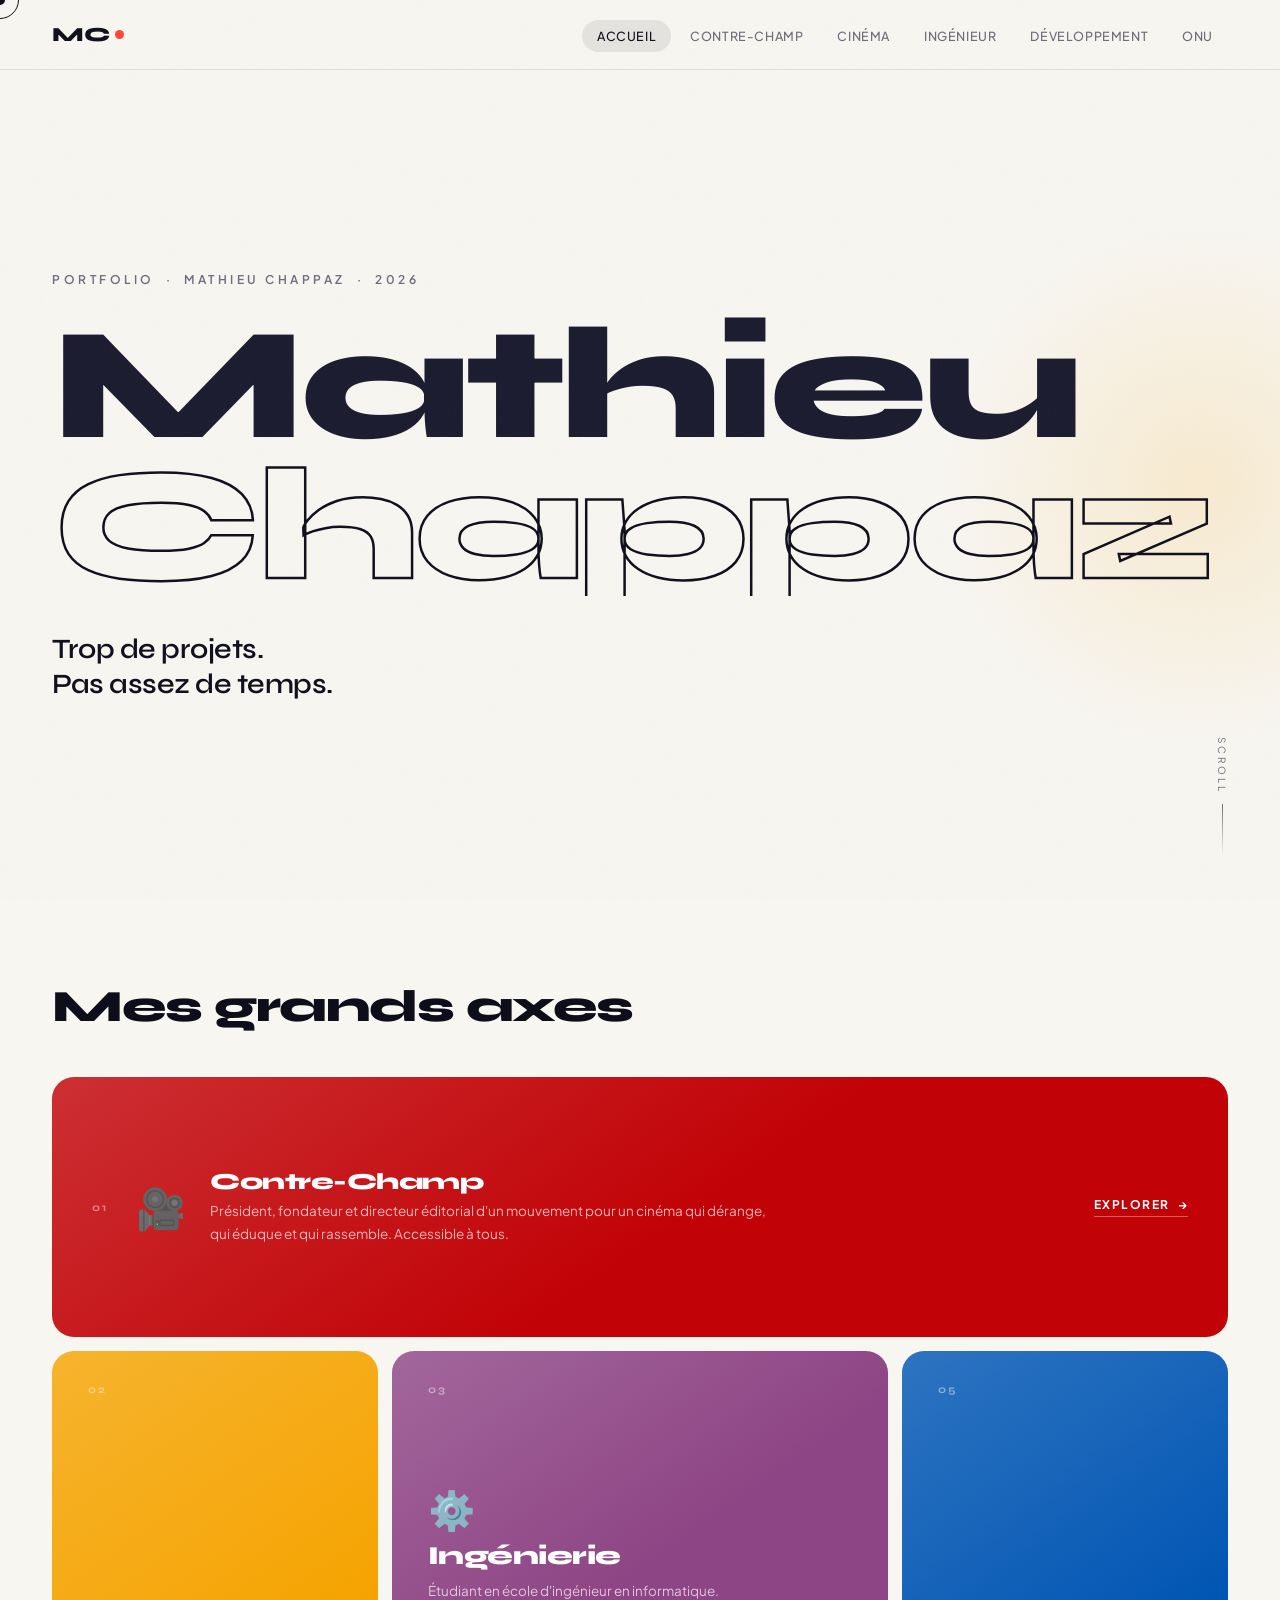
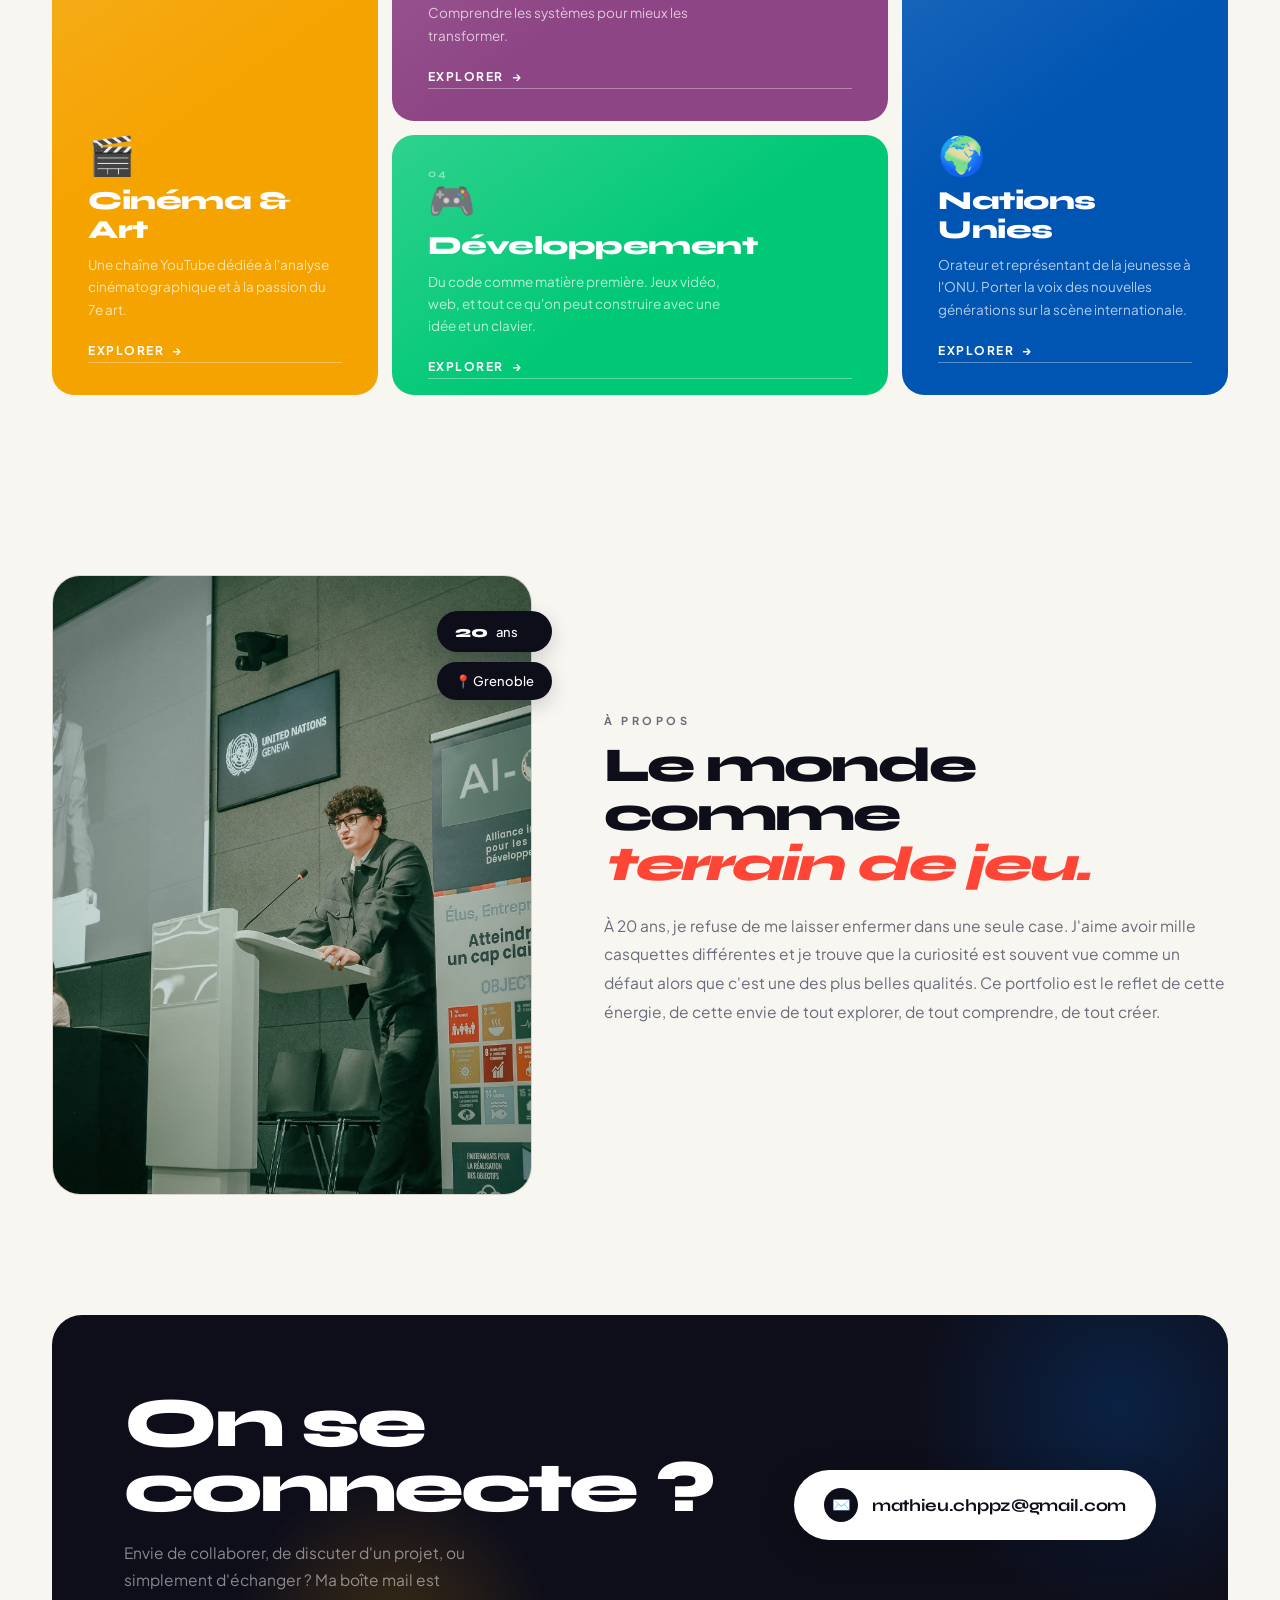
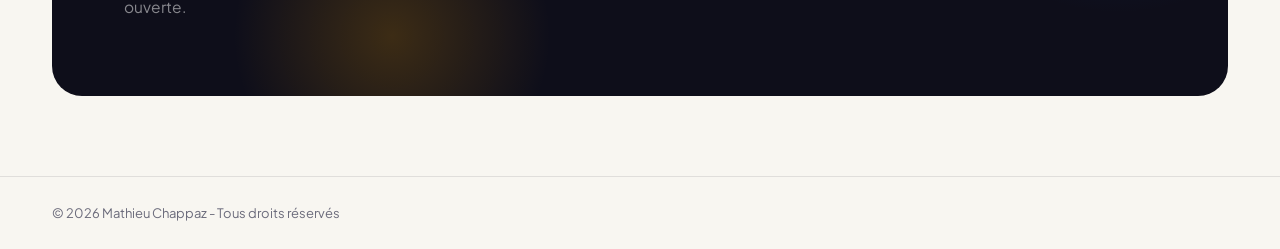
<file: index.html>
<!DOCTYPE html>
<html lang="fr">
<head>
  <meta charset="UTF-8">
  <meta name="viewport" content="width=device-width, initial-scale=1.0">
  <title>Mathieu Chappaz</title>
  <link rel="preconnect" href="https://fonts.googleapis.com">
  <link rel="preconnect" href="https://fonts.gstatic.com" crossorigin>
  <link href="https://fonts.googleapis.com/css2?family=Syne:wght@400;500;600;700;800&family=Plus+Jakarta+Sans:ital,wght@0,300;0,400;0,500;0,600;1,300;1,400&display=swap" rel="stylesheet">
  <link rel="stylesheet" href="style-base.css">

  <script type="application/ld+json">
    {
      "@context": "https://schema.org",
      "@type": "Person",
      "url": "https://mathieuchappaz.com",
      "logo": "https://mathieuchappaz.com/Images/logo.png"
    }
  </script>
</head>
<body>
  <div class="c-dot" id="cDot"></div>
  <div class="c-ring" id="cRing"></div>

  <nav>
    <a class="nav-logo" onclick="go('home')">MC <div class="nav-logo-dot" id="navDot"></div></a>
    <ul class="nav-links">
      <li><a onclick="go('home')" id="nl-home" class="active">Accueil</a></li>
      <li><a onclick="go('contre-champ')" id="nl-cc">Contre-Champ</a></li>
      <li><a onclick="go('cinema')" id="nl-cin">Cinéma</a></li>
      <li><a onclick="go('ingenieur')" id="nl-ing">Ingénieur</a></li>
      <li><a onclick="go('dev')" id="nl-dev">Développement</a></li>
      <li><a onclick="go('onu')" id="nl-onu">ONU</a></li>
    </ul>
    <div class="nav-hamburger" id="hamburger" onclick="toggleDrawer()"><span></span><span></span><span></span></div>
  </nav>
  <div class="mobile-drawer" id="mDrawer">
    <a onclick="go('home');toggleDrawer()">Accueil</a>
    <a onclick="go('contre-champ');toggleDrawer()">Contre-Champ</a>
    <a onclick="go('cinema');toggleDrawer()">Cinéma</a>
    <a onclick="go('ingenieur');toggleDrawer()">Ingénieur</a>
    <a onclick="go('dev');toggleDrawer()">Développement</a>
    <a onclick="go('onu');toggleDrawer()">Nations Unies</a>
  </div>

  <div class="page" id="page-home">
    <section class="hero">
      <div class="hero-blob"></div>
      <p class="hero-kicker">Portfolio &nbsp;·&nbsp; Mathieu Chappaz &nbsp;·&nbsp; 2026</p>
      <h1 class="hero-name"><span class="ln"><span>Mathieu</span></span><span class="ln"><span>Chappaz</span></span></h1>
      <div class="hero-bottom"><p class="hero-tagline">Trop de projets.<br>Pas assez de temps.</p></div>
      <div class="hero-scroll"><span>Scroll</span><div class="hero-scroll-line"></div></div>
    </section>
    <section class="section-domains">
      <div class="section-head"><h2 class="s-title">Mes grands axes</h2></div>
      <div class="domains-grid">
        <div class="dcard cc reveal" onclick="go('contre-champ')"><span class="dcard-idx">01</span><div class="dcard-body"><div class="dcard-ico">🎥</div><div class="dcard-text"><h3 class="dcard-title">Contre-Champ</h3><p class="dcard-desc">Président, fondateur et directeur éditorial d'un mouvement pour un cinéma qui dérange, qui éduque et qui rassemble. Accessible à tous.</p></div><span class="dcard-cta">Explorer <span>→</span></span></div></div>
        <div class="dcard cin reveal" onclick="go('cinema')"><span class="dcard-idx">02</span><div class="dcard-body"><div class="dcard-ico">🎬</div><h3 class="dcard-title">Cinéma &amp; Art</h3><p class="dcard-desc">Une chaîne YouTube dédiée à l'analyse cinématographique et à la passion du 7e art.</p><span class="dcard-cta">Explorer <span>→</span></span></div></div>
        <div class="dcard ing reveal" onclick="go('ingenieur')"><span class="dcard-idx">03</span><div class="dcard-body"><div class="dcard-ico">⚙️</div><h3 class="dcard-title">Ingénierie</h3><p class="dcard-desc">Étudiant en école d'ingénieur en informatique. Comprendre les systèmes pour mieux les transformer.</p><span class="dcard-cta">Explorer <span>→</span></span></div></div>
        <div class="dcard dev reveal" onclick="go('dev')"><span class="dcard-idx">04</span><div class="dcard-body"><div class="dcard-ico">🎮</div><h3 class="dcard-title">Développement</h3><p class="dcard-desc">Du code comme matière première. Jeux vidéo, web, et tout ce qu'on peut construire avec une idée et un clavier.</p><span class="dcard-cta">Explorer <span>→</span></span></div></div>
        <div class="dcard onu reveal" onclick="go('onu')"><span class="dcard-idx">05</span><div class="dcard-body"><div class="dcard-ico">🌍</div><h3 class="dcard-title">Nations Unies</h3><p class="dcard-desc">Orateur et représentant de la jeunesse à l'ONU. Porter la voix des nouvelles générations sur la scène internationale.</p><span class="dcard-cta">Explorer <span>→</span></span></div></div>
      </div>
    </section>
    <section class="section-about">
      <div class="about-photo-wrap reveal">
        <div class="about-photo"><img src="Images/ONU/2026_3.jpeg" alt="Mathieu Chappaz"></div>
        <div class="about-pills"><div class="pill"><strong>20</strong> ans</div><div class="pill">📍 Grenoble</div></div>
      </div>
      <div class="about-text-wrap reveal">
        <p class="about-label">À propos</p>
        <h2 class="about-heading">Le monde comme<br><em>terrain de jeu.</em></h2>
        <p class="about-body">À 20 ans, je refuse de me laisser enfermer dans une seule case. J'aime avoir mille casquettes différentes et je trouve que la curiosité est souvent vue comme un défaut alors que c'est une des plus belles qualités. Ce portfolio est le reflet de cette énergie, de cette envie de tout explorer, de tout comprendre, de tout créer.</p>
      </div>
    </section>
    <section class="section-contact reveal">
      <div class="contact-glow1"></div><div class="contact-glow2"></div>
      <div class="contact-copy"><h2>On se<br>connecte ?</h2><p>Envie de collaborer, de discuter d'un projet, ou simplement d'échanger ? Ma boîte mail est ouverte.</p></div>
      <div class="contact-btn-wrap"><a href="mailto:mathieu.chppz@gmail.com" class="contact-btn"><div class="contact-btn-icon">✉️</div>mathieu.chppz@gmail.com</a></div>
    </section>
    <footer><p>© 2026 Mathieu Chappaz - Tous droits réservés</p></footer>
  </div>

  <script>
    document.querySelectorAll('.domains-grid .reveal').forEach(function(el,i){el.style.transitionDelay=(i*0.08)+'s';});
  </script>
  <script src="script-base.js"></script>
</body>
</html>
</file>
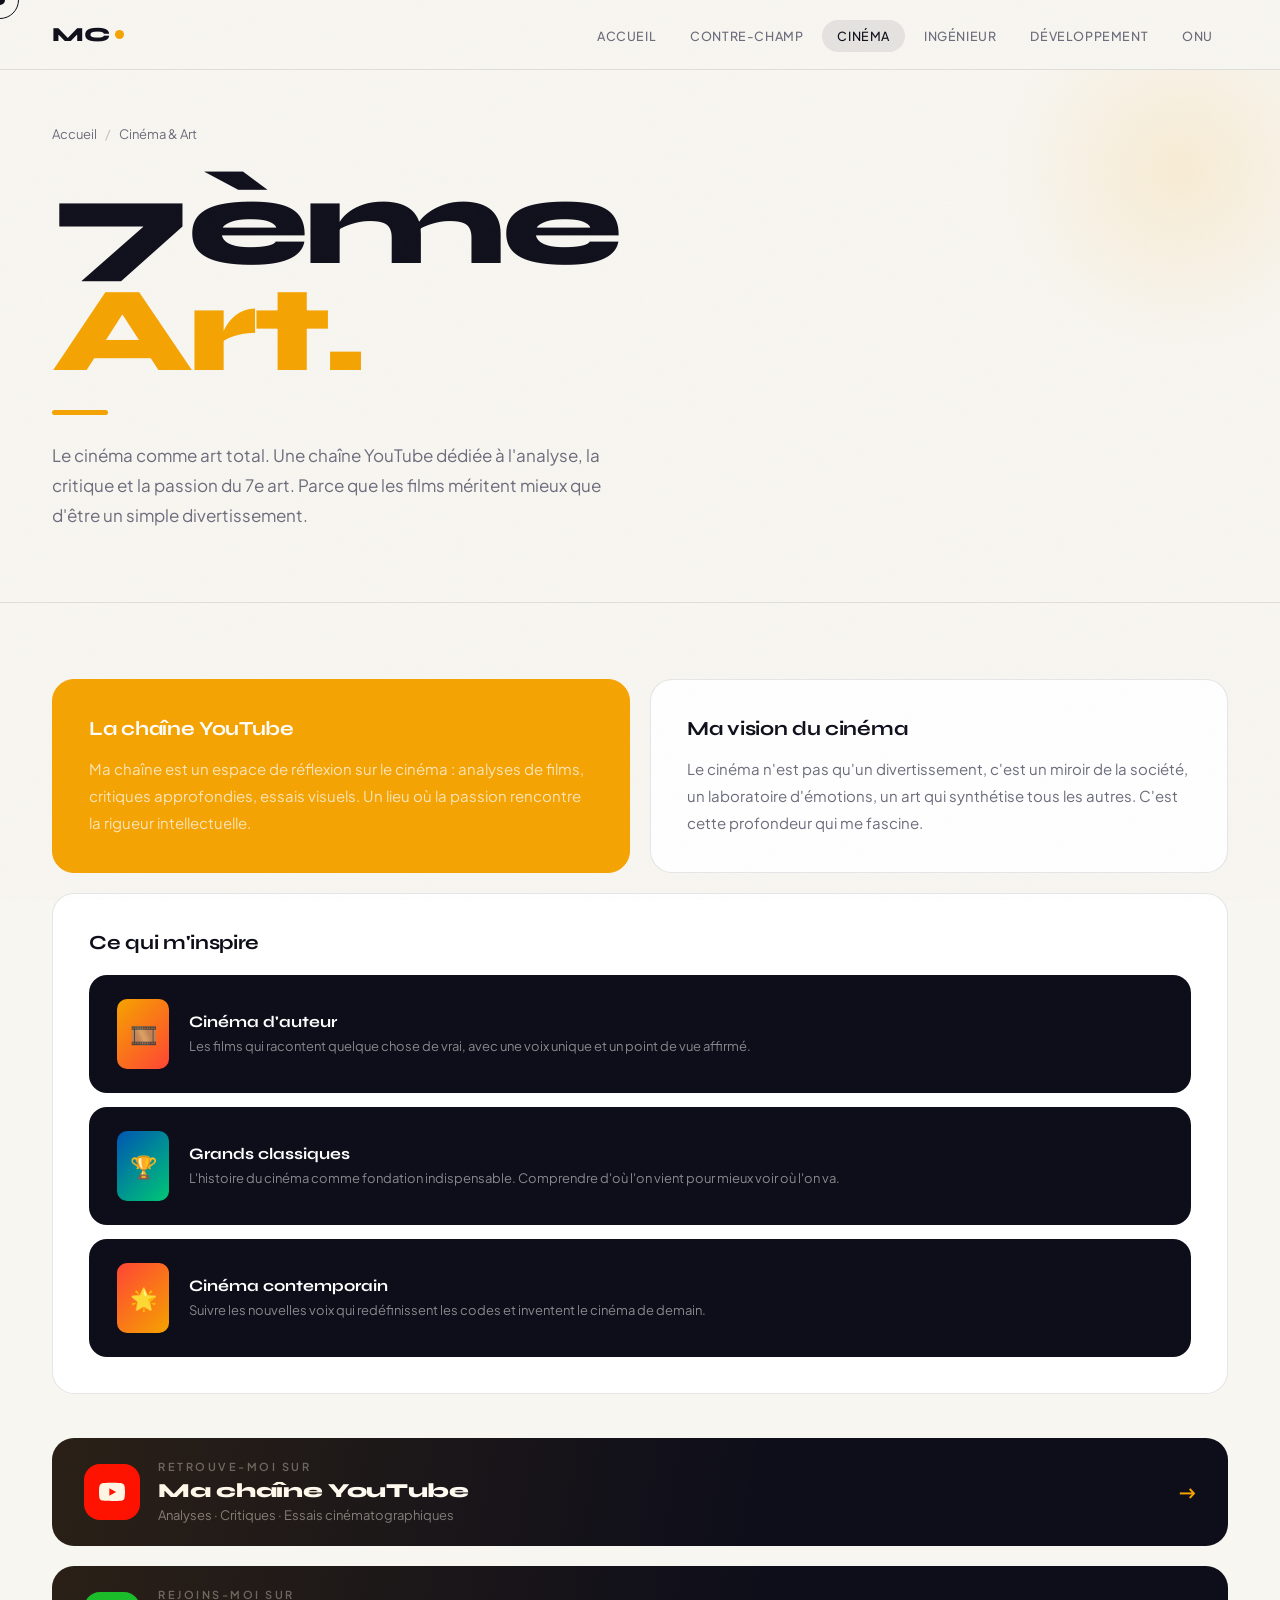
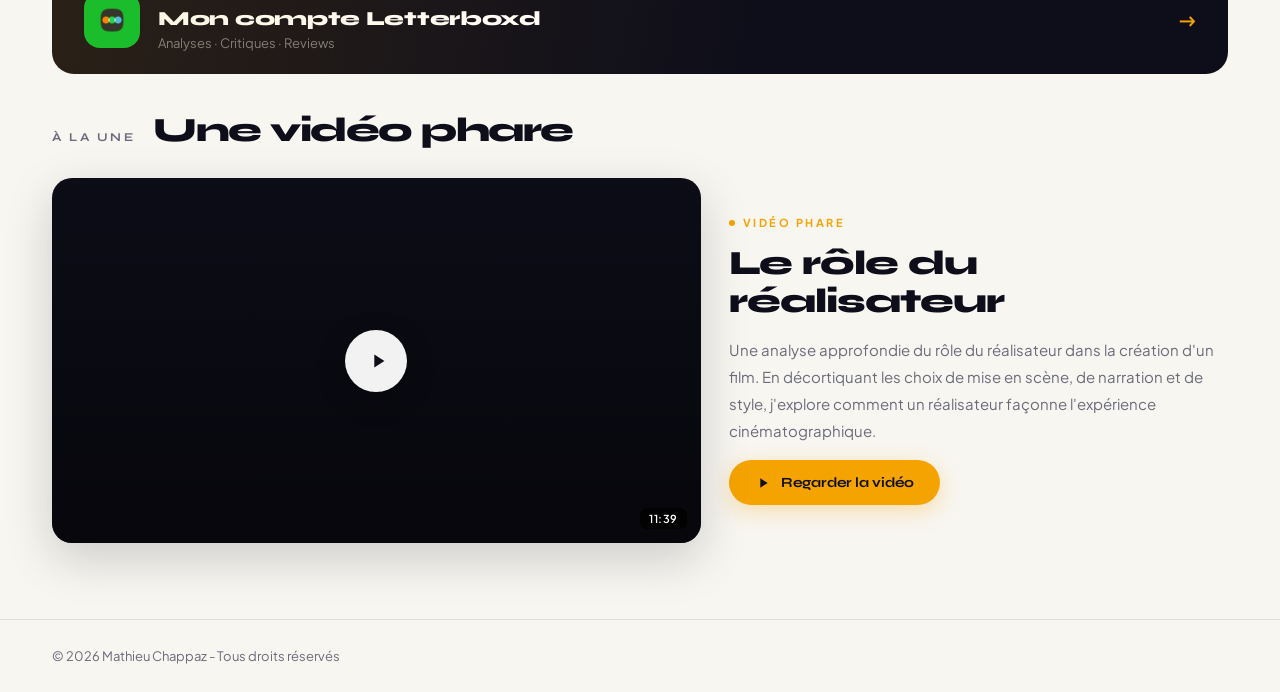
<file: cinema.html>
<!DOCTYPE html>
<html lang="fr">
<head>
  <meta charset="UTF-8">
  <meta name="viewport" content="width=device-width, initial-scale=1.0">
  <title>Cinéma — Mathieu Chappaz</title>
  <link rel="preconnect" href="https://fonts.googleapis.com">
  <link rel="preconnect" href="https://fonts.gstatic.com" crossorigin>
  <link href="https://fonts.googleapis.com/css2?family=Syne:wght@400;500;600;700;800&family=Plus+Jakarta+Sans:ital,wght@0,300;0,400;0,500;0,600;1,300;1,400&display=swap" rel="stylesheet">
  <link rel="stylesheet" href="style-base.css">
  <style>
    :root { --current: #F5A300; }
  </style>
  <script type="application/ld+json">
    {
      "@context": "https://schema.org",
      "@type": "Person",
      "url": "https://mathieuchappaz.com",
      "logo": "https://mathieuchappaz.com/Images/logo.png"
    }
  </script>
</head>
<body>
  <div class="c-dot" id="cDot"></div>
  <div class="c-ring" id="cRing"></div>

  <nav>
    <a class="nav-logo" onclick="go('home')">MC <div class="nav-logo-dot" id="navDot"></div></a>
    <ul class="nav-links">
      <li><a onclick="go('home')" id="nl-home">Accueil</a></li>
      <li><a onclick="go('contre-champ')" id="nl-cc">Contre-Champ</a></li>
      <li><a onclick="go('cinema')" id="nl-cin" class="active">Cinéma</a></li>
      <li><a onclick="go('ingenieur')" id="nl-ing">Ingénieur</a></li>
      <li><a onclick="go('dev')" id="nl-dev">Développement</a></li>
      <li><a onclick="go('onu')" id="nl-onu">ONU</a></li>
    </ul>
    <div class="nav-hamburger" id="hamburger" onclick="toggleDrawer()"><span></span><span></span><span></span></div>
  </nav>
  <div class="mobile-drawer" id="mDrawer">
    <a onclick="go('home');toggleDrawer()">Accueil</a>
    <a onclick="go('contre-champ');toggleDrawer()">Contre-Champ</a>
    <a onclick="go('cinema');toggleDrawer()">Cinéma</a>
    <a onclick="go('ingenieur');toggleDrawer()">Ingénieur</a>
    <a onclick="go('dev');toggleDrawer()">Développement</a>
    <a onclick="go('onu');toggleDrawer()">Nations Unies</a>
  </div>

  <div class="page" id="page-cinema" data-accent="cinema">
    <section class="inner-hero"><div class="inner-hero-deco"></div><p class="breadcrumb"><span onclick="go('home')">Accueil</span><span class="sep">/</span> Cinéma &amp; Art</p><div class="page-big-title">7ème<br><span class="a">Art.</span></div><div class="accent-bar"></div><p class="page-sub">Le cinéma comme art total. Une chaîne YouTube dédiée à l'analyse, la critique et la passion du 7e art. Parce que les films méritent mieux que d'être un simple divertissement.</p></section>
    <div class="inner-content">
      <div class="cards2">
        <div class="cblock accent reveal"><h3>La chaîne YouTube</h3><p>Ma chaîne est un espace de réflexion sur le cinéma : analyses de films, critiques approfondies, essais visuels. Un lieu où la passion rencontre la rigueur intellectuelle.</p></div>
        <div class="cblock reveal"><h3>Ma vision du cinéma</h3><p>Le cinéma n'est pas qu'un divertissement, c'est un miroir de la société, un laboratoire d'émotions, un art qui synthétise tous les autres. C'est cette profondeur qui me fascine.</p></div>
        <div class="cblock span2 reveal"><h3>Ce qui m'inspire</h3><div class="films-list" style="margin-top:20px;"><div class="film-row"><div class="film-thumb c1">🎞️</div><div class="film-info"><h4>Cinéma d'auteur</h4><p>Les films qui racontent quelque chose de vrai, avec une voix unique et un point de vue affirmé.</p></div></div><div class="film-row"><div class="film-thumb c2">🏆</div><div class="film-info"><h4>Grands classiques</h4><p>L'histoire du cinéma comme fondation indispensable. Comprendre d'où l'on vient pour mieux voir où l'on va.</p></div></div><div class="film-row"><div class="film-thumb c3">🌟</div><div class="film-info"><h4>Cinéma contemporain</h4><p>Suivre les nouvelles voix qui redéfinissent les codes et inventent le cinéma de demain.</p></div></div></div></div>
      </div>
      <div class="yt-channel-wrap reveal">
        <a href="https://www.youtube.com/@mathieuchppz" target="_blank" rel="noopener" class="yt-channel-btn">
          <div class="yt-icon-wrap"><svg viewBox="0 0 24 24"><path d="M23.498 6.186a3.016 3.016 0 0 0-2.122-2.136C19.505 3.545 12 3.545 12 3.545s-7.505 0-9.377.505A3.017 3.017 0 0 0 .502 6.186C0 8.07 0 12 0 12s0 3.93.502 5.814a3.016 3.016 0 0 0 2.122 2.136c1.871.505 9.376.505 9.376.505s7.505 0 9.377-.505a3.015 3.015 0 0 0 2.122-2.136C24 15.93 24 12 24 12s0-3.93-.502-5.814zM9.545 15.568V8.432L15.818 12l-6.273 3.568z"/></svg></div>
          <div class="yt-channel-info"><p>Retrouve-moi sur</p><h3>Ma chaîne YouTube</h3><span class="yt-channel-sub">Analyses · Critiques · Essais cinématographiques</span></div>
          <span class="yt-arrow">→</span>
        </a>
      </div>
      <div class="yt-channel-wrap reveal" style="margin-top:0;">
        <a href="https://letterboxd.com/Mathieuchppz/" target="_blank" rel="noopener" class="yt-channel-btn">
          <div class="yt-icon-wrap" style="background:#00C030;"><img src="Images/CINEMA/Letterboxd_Logo.png" alt="Letterboxd" style="width:26px;height:26px;object-fit:contain;"></div>
          <div class="yt-channel-info"><p>Rejoins-moi sur</p><h3>Mon compte Letterboxd</h3><span class="yt-channel-sub">Analyses · Critiques · Reviews</span></div>
          <span class="yt-arrow">→</span>
        </a>
      </div>
      <div class="section-head" style="margin-bottom:28px; margin-top:36px;"><span class="s-num">À la une</span><h2 class="s-title" style="font-size:clamp(22px,2.8vw,34px);">Une vidéo phare</h2></div>
      <div class="featured-video-wrap reveal">
        <a class="video-thumbnail" href="https://youtu.be/2oAzwZr1Eak" target="_blank" rel="noopener">
          <div class="thumb-bg" style="background-image:url('https://img.youtube.com/vi/2oAzwZr1Eak/maxresdefault.jpg'); background-size:cover; background-position:center;"></div>
          <div class="thumb-overlay"></div>
          <div class="play-btn"><svg viewBox="0 0 24 24"><path d="M8 5v14l11-7z"/></svg></div>
          <span class="video-duration">11:39</span>
        </a>
        <div class="video-info">
          <span class="video-tag"><span class="video-tag-dot"></span>Vidéo phare</span>
          <h3 class="video-title">Le rôle du réalisateur</h3>
          <p class="video-desc">Une analyse approfondie du rôle du réalisateur dans la création d'un film. En décortiquant les choix de mise en scène, de narration et de style, j'explore comment un réalisateur façonne l'expérience cinématographique.</p>
          <a class="video-watch-btn" href="https://youtu.be/2oAzwZr1Eak" target="_blank" rel="noopener"><svg viewBox="0 0 24 24"><path d="M8 5v14l11-7z"/></svg>Regarder la vidéo</a>
        </div>
      </div>
    </div>
    <footer><p>© 2026 Mathieu Chappaz - Tous droits réservés</p></footer>
  </div>

  <script src="script-base.js"></script>
</body>
</html>
</file>
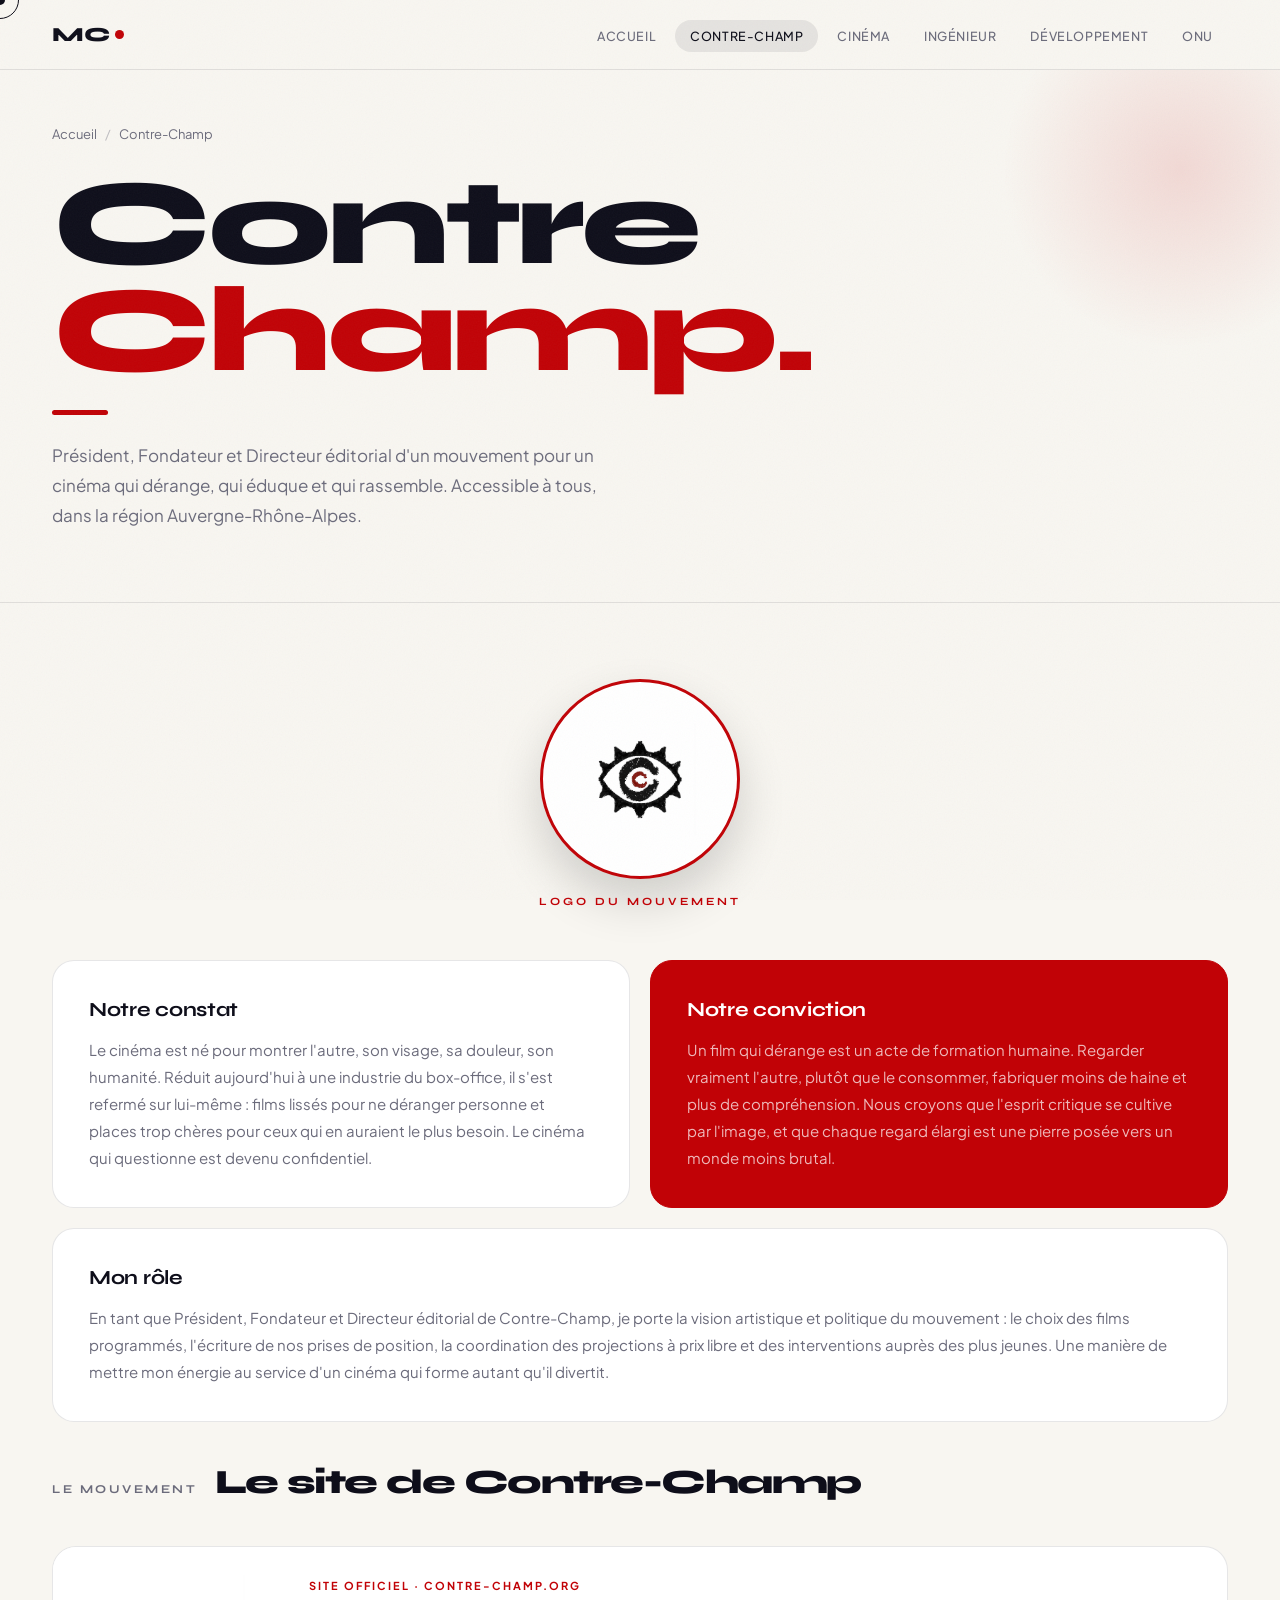
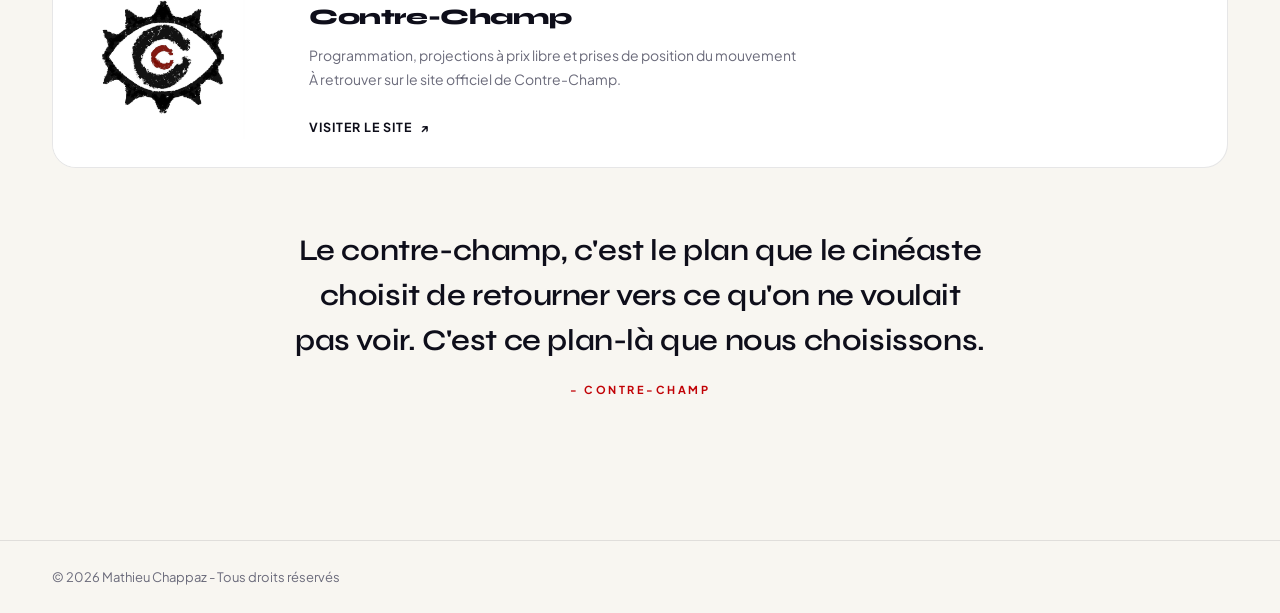
<file: contre-champ.html>
<!DOCTYPE html>
<html lang="fr">
<head>
  <meta charset="UTF-8">
  <meta name="viewport" content="width=device-width, initial-scale=1.0">
  <title>Contre-Champ - Mathieu Chappaz</title>
  <link rel="preconnect" href="https://fonts.googleapis.com">
  <link rel="preconnect" href="https://fonts.gstatic.com" crossorigin>
  <link href="https://fonts.googleapis.com/css2?family=Syne:wght@400;500;600;700;800&family=Plus+Jakarta+Sans:ital,wght@0,300;0,400;0,500;0,600;1,300;1,400&display=swap" rel="stylesheet">
  <link rel="stylesheet" href="style-base.css">
  <style>
    :root { --current: #C10206; }
    .cc-hero-logo-banner { display:flex; flex-direction:column; align-items:center; gap:16px; margin:0 0 52px; }
    .cc-hero-logo-banner .badge { width:200px; height:200px; border-radius:50%; background:#fff; display:flex; align-items:center; justify-content:center; box-shadow:0 22px 48px rgba(0,0,0,.16); border:3px solid var(--pa); }
    .cc-hero-logo-banner img { display:block; max-width:58%; max-height:58%; width:auto; height:auto; object-fit:contain; }
    .cc-hero-logo-caption { font-family:var(--ff-d); font-size:11px; font-weight:700; letter-spacing:3px; text-transform:uppercase; color:var(--pa); }
    @media (max-width:860px) {
      .cc-hero-logo-banner { margin:0 0 38px; gap:12px; }
      .cc-hero-logo-banner .badge { width:150px; height:150px; border-width:2.5px; }
    }
  </style>
  <script type="application/ld+json">
    {
      "@context": "https://schema.org",
      "@type": "Person",
      "url": "https://mathieuchappaz.com",
      "logo": "https://mathieuchappaz.com/Images/logo.png"
    }
  </script>
</head>
<body>
  <div class="c-dot" id="cDot"></div>
  <div class="c-ring" id="cRing"></div>

  <nav>
    <a class="nav-logo" onclick="go('home')">MC <div class="nav-logo-dot" id="navDot"></div></a>
    <ul class="nav-links">
      <li><a onclick="go('home')" id="nl-home">Accueil</a></li>
      <li><a onclick="go('contre-champ')" id="nl-cc" class="active">Contre-Champ</a></li>
      <li><a onclick="go('cinema')" id="nl-cin">Cinéma</a></li>
      <li><a onclick="go('ingenieur')" id="nl-ing">Ingénieur</a></li>
      <li><a onclick="go('dev')" id="nl-dev">Développement</a></li>
      <li><a onclick="go('onu')" id="nl-onu">ONU</a></li>
    </ul>
    <div class="nav-hamburger" id="hamburger" onclick="toggleDrawer()"><span></span><span></span><span></span></div>
  </nav>
  <div class="mobile-drawer" id="mDrawer">
    <a onclick="go('home');toggleDrawer()">Accueil</a>
    <a onclick="go('contre-champ');toggleDrawer()">Contre-Champ</a>
    <a onclick="go('cinema');toggleDrawer()">Cinéma</a>
    <a onclick="go('ingenieur');toggleDrawer()">Ingénieur</a>
    <a onclick="go('dev');toggleDrawer()">Développement</a>
    <a onclick="go('onu');toggleDrawer()">Nations Unies</a>
  </div>

  <div class="page" id="page-contre-champ" data-accent="cc">
    <section class="inner-hero"><div class="inner-hero-deco"></div><p class="breadcrumb"><span onclick="go('home')">Accueil</span><span class="sep">/</span> Contre-Champ</p><div class="page-big-title">Contre<br><span class="a">Champ.</span></div><div class="accent-bar"></div><p class="page-sub">Président, Fondateur et Directeur éditorial d'un mouvement pour un cinéma qui dérange, qui éduque et qui rassemble. Accessible à tous, dans la région Auvergne-Rhône-Alpes.</p></section>

    <div class="inner-content">
      <div class="cc-hero-logo-banner reveal"><div class="badge"><img src="Images/CONTRECHAMP/logo_cc.jpeg" alt="Logo Contre-Champ"></div><span class="cc-hero-logo-caption">Logo du mouvement</span></div>

      <div class="cards2">
        <div class="cblock reveal"><h3>Notre constat</h3><p>Le cinéma est né pour montrer l'autre, son visage, sa douleur, son humanité. Réduit aujourd'hui à une industrie du box-office, il s'est refermé sur lui-même : films lissés pour ne déranger personne et places trop chères pour ceux qui en auraient le plus besoin. Le cinéma qui questionne est devenu confidentiel.</p></div>
        <div class="cblock accent reveal"><h3>Notre conviction</h3><p>Un film qui dérange est un acte de formation humaine. Regarder vraiment l'autre, plutôt que le consommer, fabriquer moins de haine et plus de compréhension. Nous croyons que l'esprit critique se cultive par l'image, et que chaque regard élargi est une pierre posée vers un monde moins brutal.</p></div>
        <div class="cblock span2 reveal"><h3>Mon rôle</h3><p>En tant que Président, Fondateur et Directeur éditorial de Contre-Champ, je porte la vision artistique et politique du mouvement : le choix des films programmés, l'écriture de nos prises de position, la coordination des projections à prix libre et des interventions auprès des plus jeunes. Une manière de mettre mon énergie au service d'un cinéma qui forme autant qu'il divertit.</p></div>
      </div>

      <div class="section-head" style="margin-top:8px;"><span class="s-num">Le mouvement</span><h2 class="s-title" style="font-size:clamp(22px,2.8vw,34px);">Le site de Contre-Champ</h2></div>
      <a class="research-card reveal" href="https://contre-champ.org/" target="_blank" rel="noopener noreferrer">
        <div class="research-visual research-visual--logo"><img class="research-logo" src="Images/CONTRECHAMP/logo_cc.jpeg" alt="Logo Contre-Champ"></div>
        <div class="research-body">
          <span class="research-meta">Site officiel · contre-champ.org</span>
          <h3>Contre-Champ</h3>
          <p>Programmation, projections à prix libre et prises de position du mouvement<br>À retrouver sur le site officiel de Contre-Champ.</p>
          <span class="research-link">Visiter le site <span class="research-arrow">↗</span></span>
        </div>
      </a>

      <div class="pull-quote reveal">
        <p>Le contre-champ, c'est le plan que le cinéaste choisit de retourner vers ce qu'on ne voulait pas voir. C'est ce plan-là que nous choisissons.</p>
        <cite>- Contre-Champ</cite>
      </div>
    </div>

    <footer><p>© 2026 Mathieu Chappaz - Tous droits réservés</p></footer>
  </div>

  <script src="script-base.js"></script>
</body>
</html>
</file>
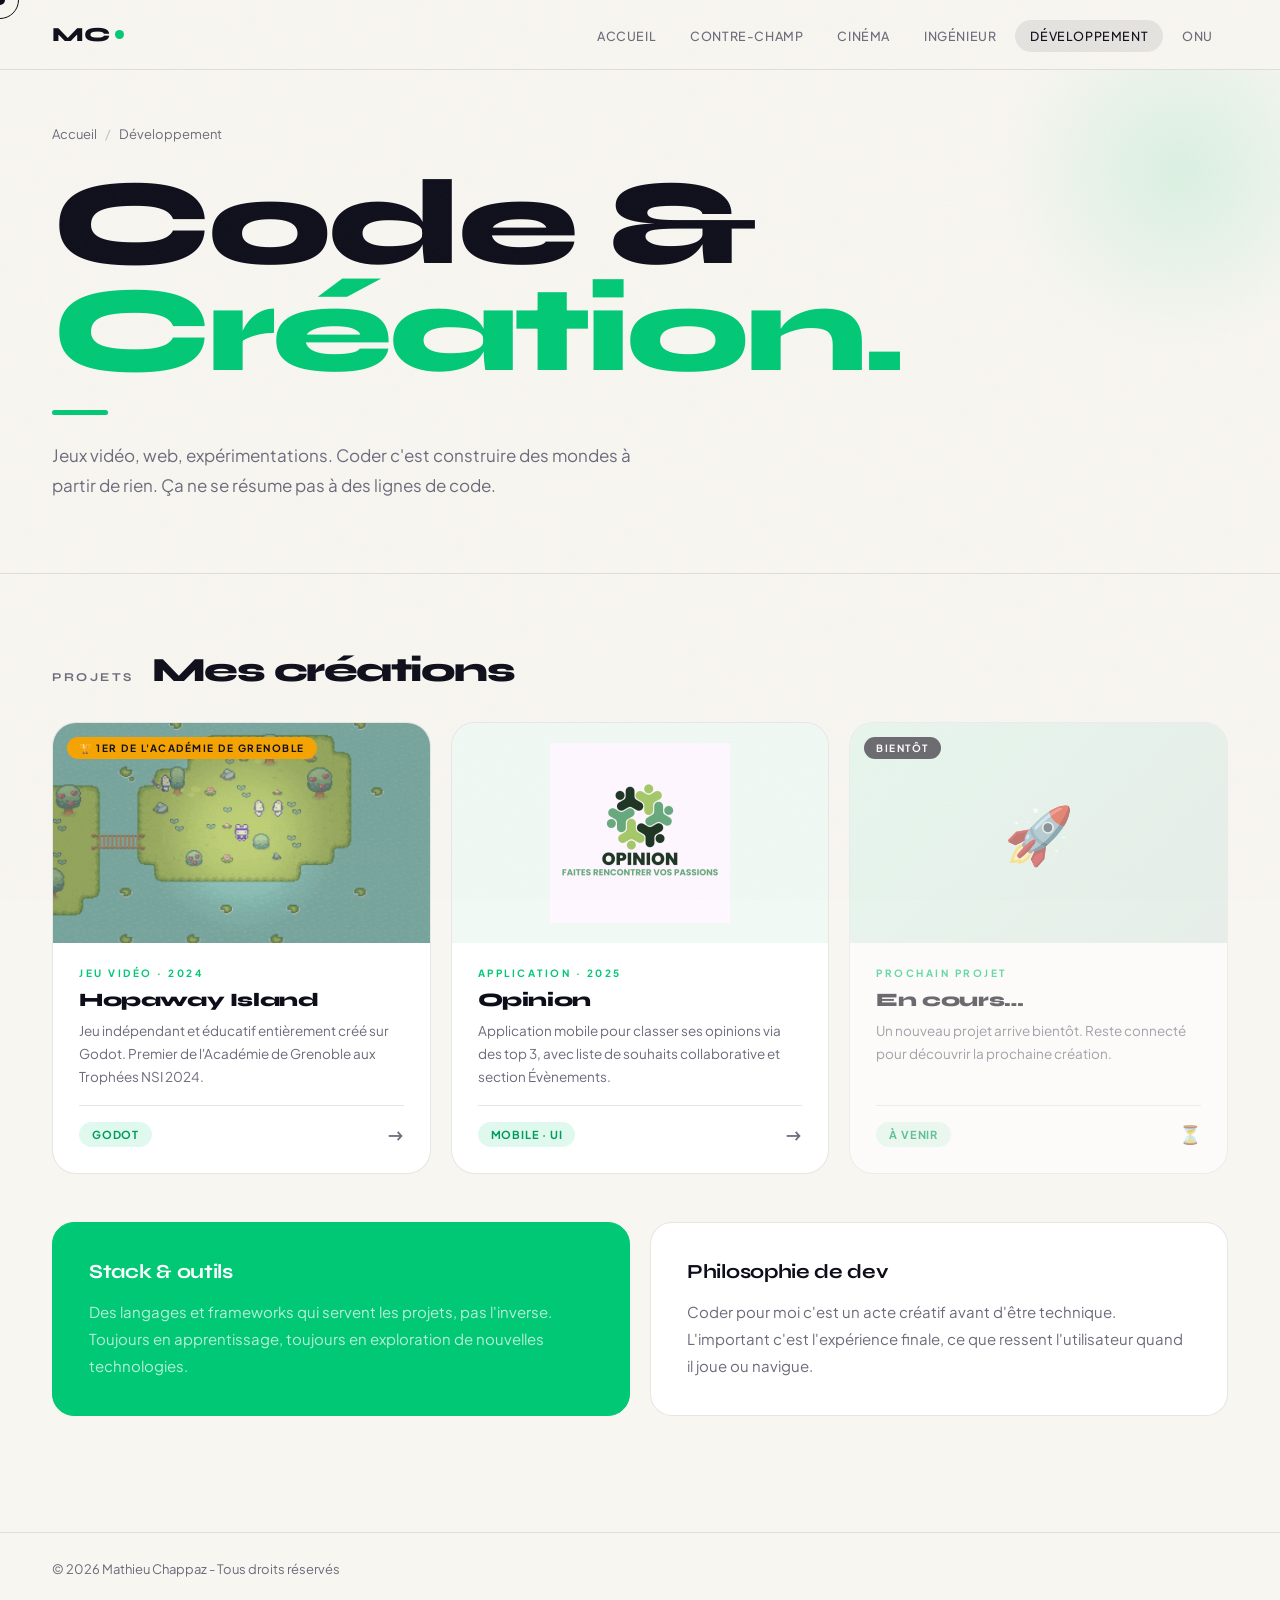
<file: dev.html>
<!DOCTYPE html>
<html lang="fr">
<head>
  <meta charset="UTF-8">
  <meta name="viewport" content="width=device-width, initial-scale=1.0">
  <title>Développement — Mathieu Chappaz</title>
  <link rel="preconnect" href="https://fonts.googleapis.com">
  <link rel="preconnect" href="https://fonts.gstatic.com" crossorigin>
  <link href="https://fonts.googleapis.com/css2?family=Syne:wght@400;500;600;700;800&family=Plus+Jakarta+Sans:ital,wght@0,300;0,400;0,500;0,600;1,300;1,400&display=swap" rel="stylesheet">
  <link rel="stylesheet" href="style-base.css">
  <style>
    :root { --current: #00C875; }
  </style>
  <script type="application/ld+json">
    {
      "@context": "https://schema.org",
      "@type": "Person",
      "url": "https://mathieuchappaz.com",
      "logo": "https://mathieuchappaz.com/Images/logo.png"
    }
  </script>
</head>
<body>
  <div class="c-dot" id="cDot"></div>
  <div class="c-ring" id="cRing"></div>

  <nav>
    <a class="nav-logo" onclick="go('home')">MC <div class="nav-logo-dot" id="navDot"></div></a>
    <ul class="nav-links">
      <li><a onclick="go('home')" id="nl-home">Accueil</a></li>
      <li><a onclick="go('contre-champ')" id="nl-cc">Contre-Champ</a></li>
      <li><a onclick="go('cinema')" id="nl-cin">Cinéma</a></li>
      <li><a onclick="go('ingenieur')" id="nl-ing">Ingénieur</a></li>
      <li><a onclick="go('dev')" id="nl-dev" class="active">Développement</a></li>
      <li><a onclick="go('onu')" id="nl-onu">ONU</a></li>
    </ul>
    <div class="nav-hamburger" id="hamburger" onclick="toggleDrawer()"><span></span><span></span><span></span></div>
  </nav>
  <div class="mobile-drawer" id="mDrawer">
    <a onclick="go('home');toggleDrawer()">Accueil</a>
    <a onclick="go('contre-champ');toggleDrawer()">Contre-Champ</a>
    <a onclick="go('cinema');toggleDrawer()">Cinéma</a>
    <a onclick="go('ingenieur');toggleDrawer()">Ingénieur</a>
    <a onclick="go('dev');toggleDrawer()">Développement</a>
    <a onclick="go('onu');toggleDrawer()">Nations Unies</a>
  </div>

  <div class="page" id="page-dev" data-accent="dev">
    <section class="inner-hero"><div class="inner-hero-deco"></div><p class="breadcrumb"><span onclick="go('home')">Accueil</span><span class="sep">/</span> Développement</p><div class="page-big-title">Code &amp;<br><span class="a">Création.</span></div><div class="accent-bar"></div><p class="page-sub">Jeux vidéo, web, expérimentations. Coder c'est construire des mondes à partir de rien. Ça ne se résume pas à des lignes de code.</p></section>
    <div class="inner-content">
      <div class="section-head" style="margin-bottom:32px;"><span class="s-num">Projets</span><h2 class="s-title" style="font-size:clamp(22px,2.8vw,34px);">Mes créations</h2></div>
      <div class="projects-grid">
        <div class="proj-card reveal" onclick="go('proj-hopaway')">
          <div class="proj-visual"><img class="proj-img" src="Images/DEV/Hopaway Island/Hopaway.gif" alt="Hopaway Island"><span class="proj-badge award">🏆 1er de l'Académie de Grenoble</span></div>
          <div class="proj-body"><span class="proj-num">Jeu vidéo · 2024</span><h3>Hopaway Island</h3><p>Jeu indépendant et éducatif entièrement créé sur Godot. Premier de l'Académie de Grenoble aux Trophées NSI 2024.</p><div class="proj-footer"><span class="proj-tag">Godot</span><span class="proj-arrow">→</span></div></div>
        </div>
        <div class="proj-card reveal" onclick="go('proj-opinion')">
          <div class="proj-visual"><img class="proj-img" src="Images/DEV/Opinion/Opinion.jpeg" alt="Opinion" style="object-fit:contain; padding:20px; background:#f0f9f4;"></div>
          <div class="proj-body"><span class="proj-num">Application · 2025</span><h3>Opinion</h3><p>Application mobile pour classer ses opinions via des top 3, avec liste de souhaits collaborative et section Évènements.</p><div class="proj-footer"><span class="proj-tag">Mobile · UI</span><span class="proj-arrow">→</span></div></div>
        </div>
        <div class="proj-card reveal" style="opacity:.6; cursor:default;">
          <div class="proj-visual c-green"><div class="proj-visual-ico">🚀</div><span class="proj-badge">Bientôt</span></div>
          <div class="proj-body"><span class="proj-num">Prochain projet</span><h3>En cours…</h3><p>Un nouveau projet arrive bientôt. Reste connecté pour découvrir la prochaine création.</p><div class="proj-footer"><span class="proj-tag">À venir</span><span class="proj-arrow">⏳</span></div></div>
        </div>
      </div>
      <div class="cards2">
        <div class="cblock accent reveal"><h3>Stack &amp; outils</h3><p>Des langages et frameworks qui servent les projets, pas l'inverse. Toujours en apprentissage, toujours en exploration de nouvelles technologies.</p></div>
        <div class="cblock reveal"><h3>Philosophie de dev</h3><p>Coder pour moi c'est un acte créatif avant d'être technique. L'important c'est l'expérience finale, ce que ressent l'utilisateur quand il joue ou navigue.</p></div>
      </div>
    </div>
    <footer><p>© 2026 Mathieu Chappaz - Tous droits réservés</p></footer>
  </div>

  <script src="script-base.js"></script>
</body>
</html>
</file>
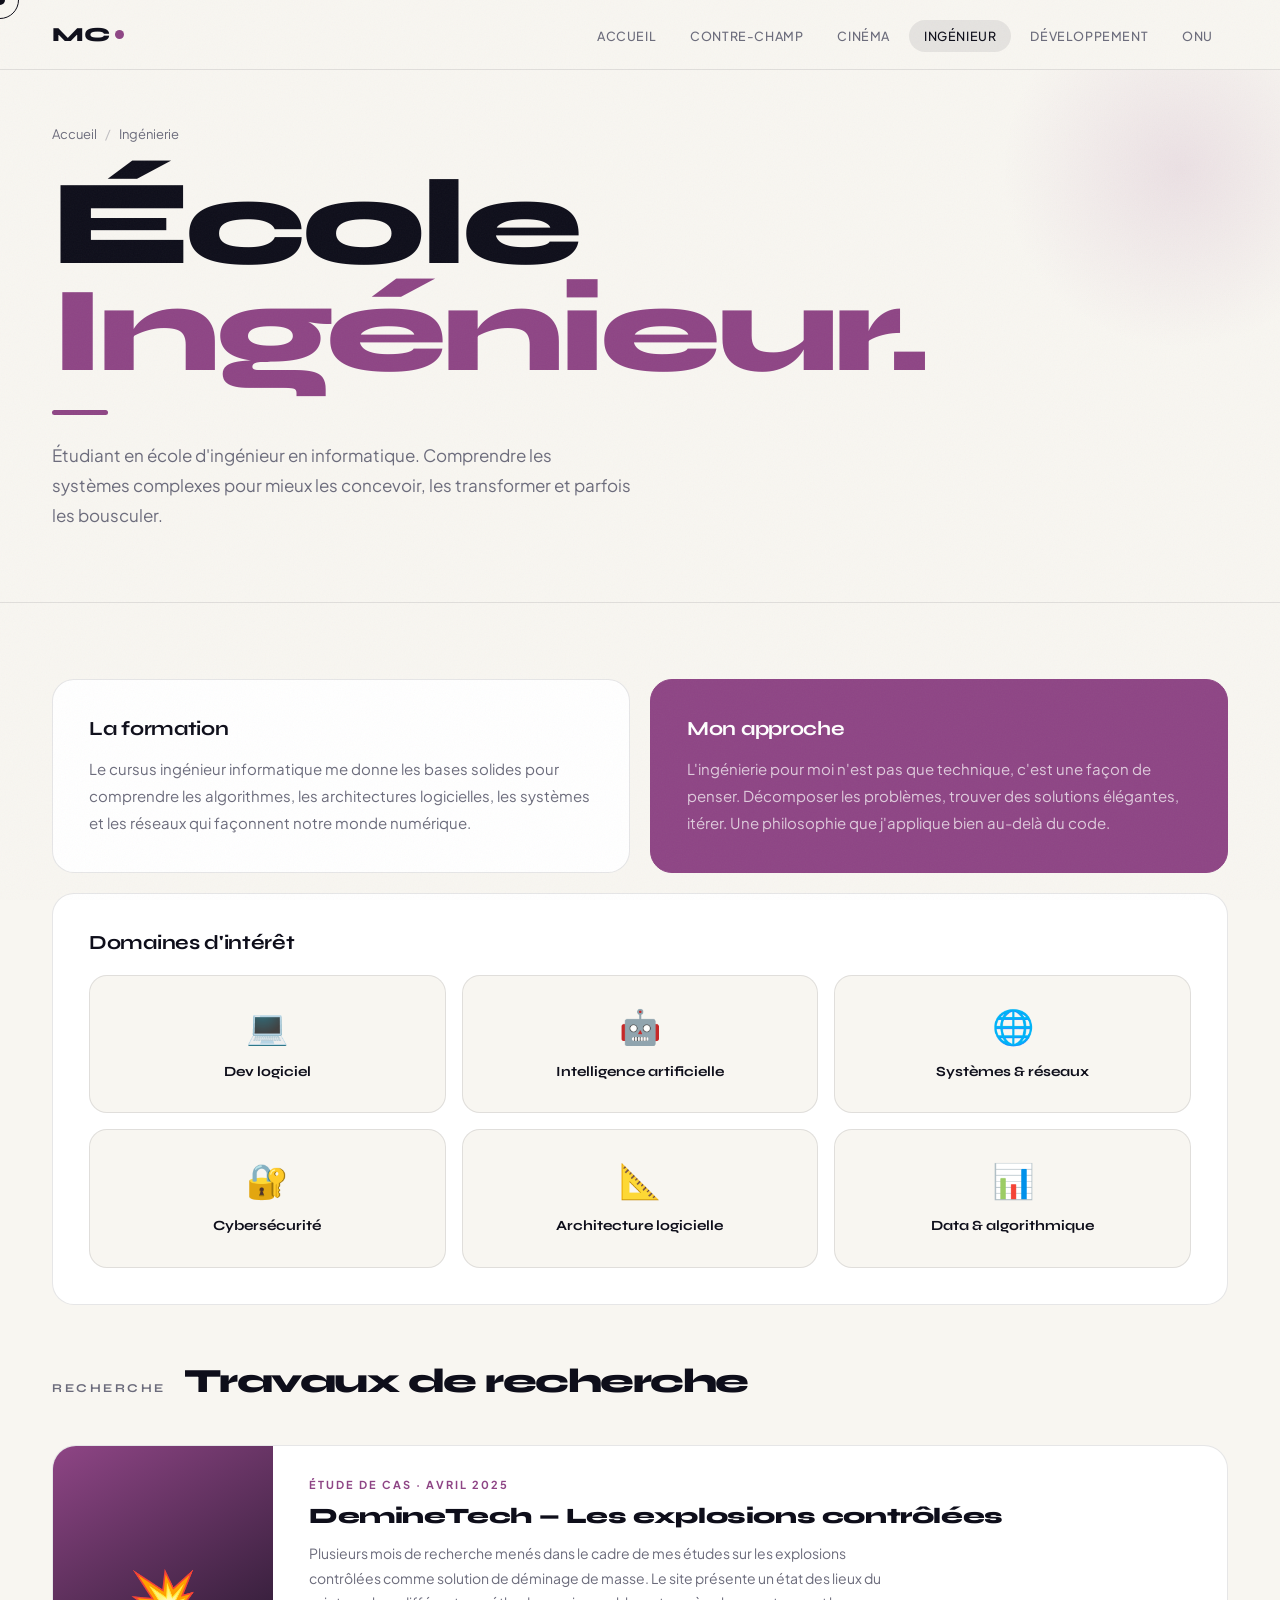
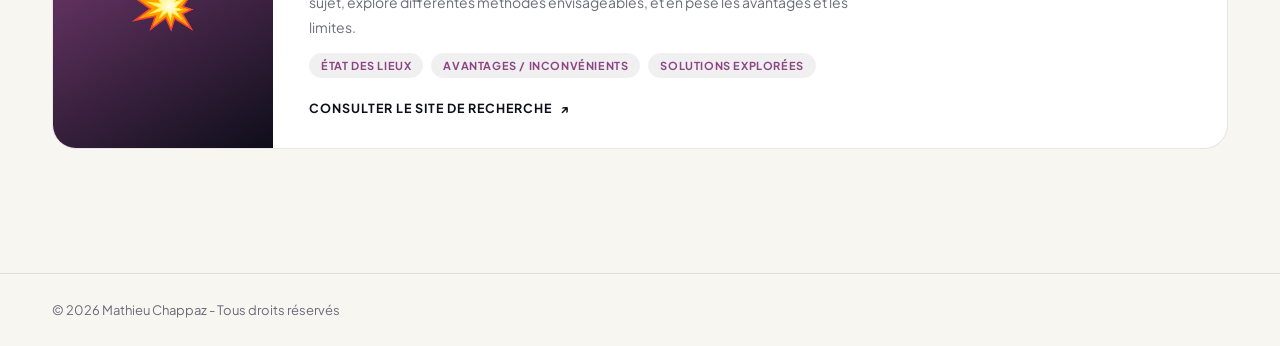
<file: ingenieur.html>
<!DOCTYPE html>
<html lang="fr">
<head>
  <meta charset="UTF-8">
  <meta name="viewport" content="width=device-width, initial-scale=1.0">
  <title>Ingénieur — Mathieu Chappaz</title>
  <link rel="preconnect" href="https://fonts.googleapis.com">
  <link rel="preconnect" href="https://fonts.gstatic.com" crossorigin>
  <link href="https://fonts.googleapis.com/css2?family=Syne:wght@400;500;600;700;800&family=Plus+Jakarta+Sans:ital,wght@0,300;0,400;0,500;0,600;1,300;1,400&display=swap" rel="stylesheet">
  <link rel="stylesheet" href="style-base.css">
  <style>
    :root { --current: #8E4585; }
  </style>

  <script type="application/ld+json">
    {
      "@context": "https://schema.org",
      "@type": "Person",
      "url": "https://mathieuchappaz.com",
      "logo": "https://mathieuchappaz.com/Images/logo.png"
    }
  </script>
</head>
<body>
  <div class="c-dot" id="cDot"></div>
  <div class="c-ring" id="cRing"></div>

  <nav>
    <a class="nav-logo" onclick="go('home')">MC <div class="nav-logo-dot" id="navDot"></div></a>
    <ul class="nav-links">
      <li><a onclick="go('home')" id="nl-home">Accueil</a></li>
      <li><a onclick="go('contre-champ')" id="nl-cc">Contre-Champ</a></li>
      <li><a onclick="go('cinema')" id="nl-cin">Cinéma</a></li>
      <li><a onclick="go('ingenieur')" id="nl-ing" class="active">Ingénieur</a></li>
      <li><a onclick="go('dev')" id="nl-dev">Développement</a></li>
      <li><a onclick="go('onu')" id="nl-onu">ONU</a></li>
    </ul>
    <div class="nav-hamburger" id="hamburger" onclick="toggleDrawer()"><span></span><span></span><span></span></div>
  </nav>
  <div class="mobile-drawer" id="mDrawer">
    <a onclick="go('home');toggleDrawer()">Accueil</a>
    <a onclick="go('contre-champ');toggleDrawer()">Contre-Champ</a>
    <a onclick="go('cinema');toggleDrawer()">Cinéma</a>
    <a onclick="go('ingenieur');toggleDrawer()">Ingénieur</a>
    <a onclick="go('dev');toggleDrawer()">Développement</a>
    <a onclick="go('onu');toggleDrawer()">Nations Unies</a>
  </div>

  <div class="page" id="page-ingenieur" data-accent="ing">
    <section class="inner-hero"><div class="inner-hero-deco"></div><p class="breadcrumb"><span onclick="go('home')">Accueil</span><span class="sep">/</span> Ingénierie</p><div class="page-big-title">École<br><span class="a">Ingénieur.</span></div><div class="accent-bar"></div><p class="page-sub">Étudiant en école d'ingénieur en informatique. Comprendre les systèmes complexes pour mieux les concevoir, les transformer et parfois les bousculer.</p></section>
    <div class="inner-content">
      <div class="cards2">
        <div class="cblock reveal"><h3>La formation</h3><p>Le cursus ingénieur informatique me donne les bases solides pour comprendre les algorithmes, les architectures logicielles, les systèmes et les réseaux qui façonnent notre monde numérique.</p></div>
        <div class="cblock accent reveal"><h3>Mon approche</h3><p>L'ingénierie pour moi n'est pas que technique, c'est une façon de penser. Décomposer les problèmes, trouver des solutions élégantes, itérer. Une philosophie que j'applique bien au-delà du code.</p></div>
        <div class="cblock span2 reveal"><h3>Domaines d'intérêt</h3><div class="skills-row" style="margin-top:20px;"><div class="skill-tile"><div class="ico">💻</div><p>Dev logiciel</p></div><div class="skill-tile"><div class="ico">🤖</div><p>Intelligence artificielle</p></div><div class="skill-tile"><div class="ico">🌐</div><p>Systèmes &amp; réseaux</p></div><div class="skill-tile"><div class="ico">🔐</div><p>Cybersécurité</p></div><div class="skill-tile"><div class="ico">📐</div><p>Architecture logicielle</p></div><div class="skill-tile"><div class="ico">📊</div><p>Data &amp; algorithmique</p></div></div></div>
      </div>
      <div class="section-head" style="margin-top:56px;"><span class="s-num">Recherche</span><h2 class="s-title" style="font-size:clamp(22px,2.8vw,34px);">Travaux de recherche</h2></div>
      <a class="research-card reveal" href="https://deminetech.netlify.app/index.html" target="_blank" rel="noopener noreferrer">
        <div class="research-visual"><span class="research-ico">💥</span></div>
        <div class="research-body">
          <span class="research-meta">Étude de cas · Avril 2025</span>
          <h3>DemineTech — Les explosions contrôlées</h3>
          <p>Plusieurs mois de recherche menés dans le cadre de mes études sur les explosions contrôlées comme solution de déminage de masse. Le site présente un état des lieux du sujet, explore différentes méthodes envisageables, et en pèse les avantages et les limites.</p>
          <div class="research-tags"><span class="research-tag">État des lieux</span><span class="research-tag">Avantages / Inconvénients</span><span class="research-tag">Solutions explorées</span></div>
          <span class="research-link">Consulter le site de recherche <span class="research-arrow">↗</span></span>
        </div>
      </a>
    </div>
    <footer><p>© 2026 Mathieu Chappaz - Tous droits réservés</p></footer>
  </div>

  <script src="script-base.js"></script>
</body>
</html>
</file>
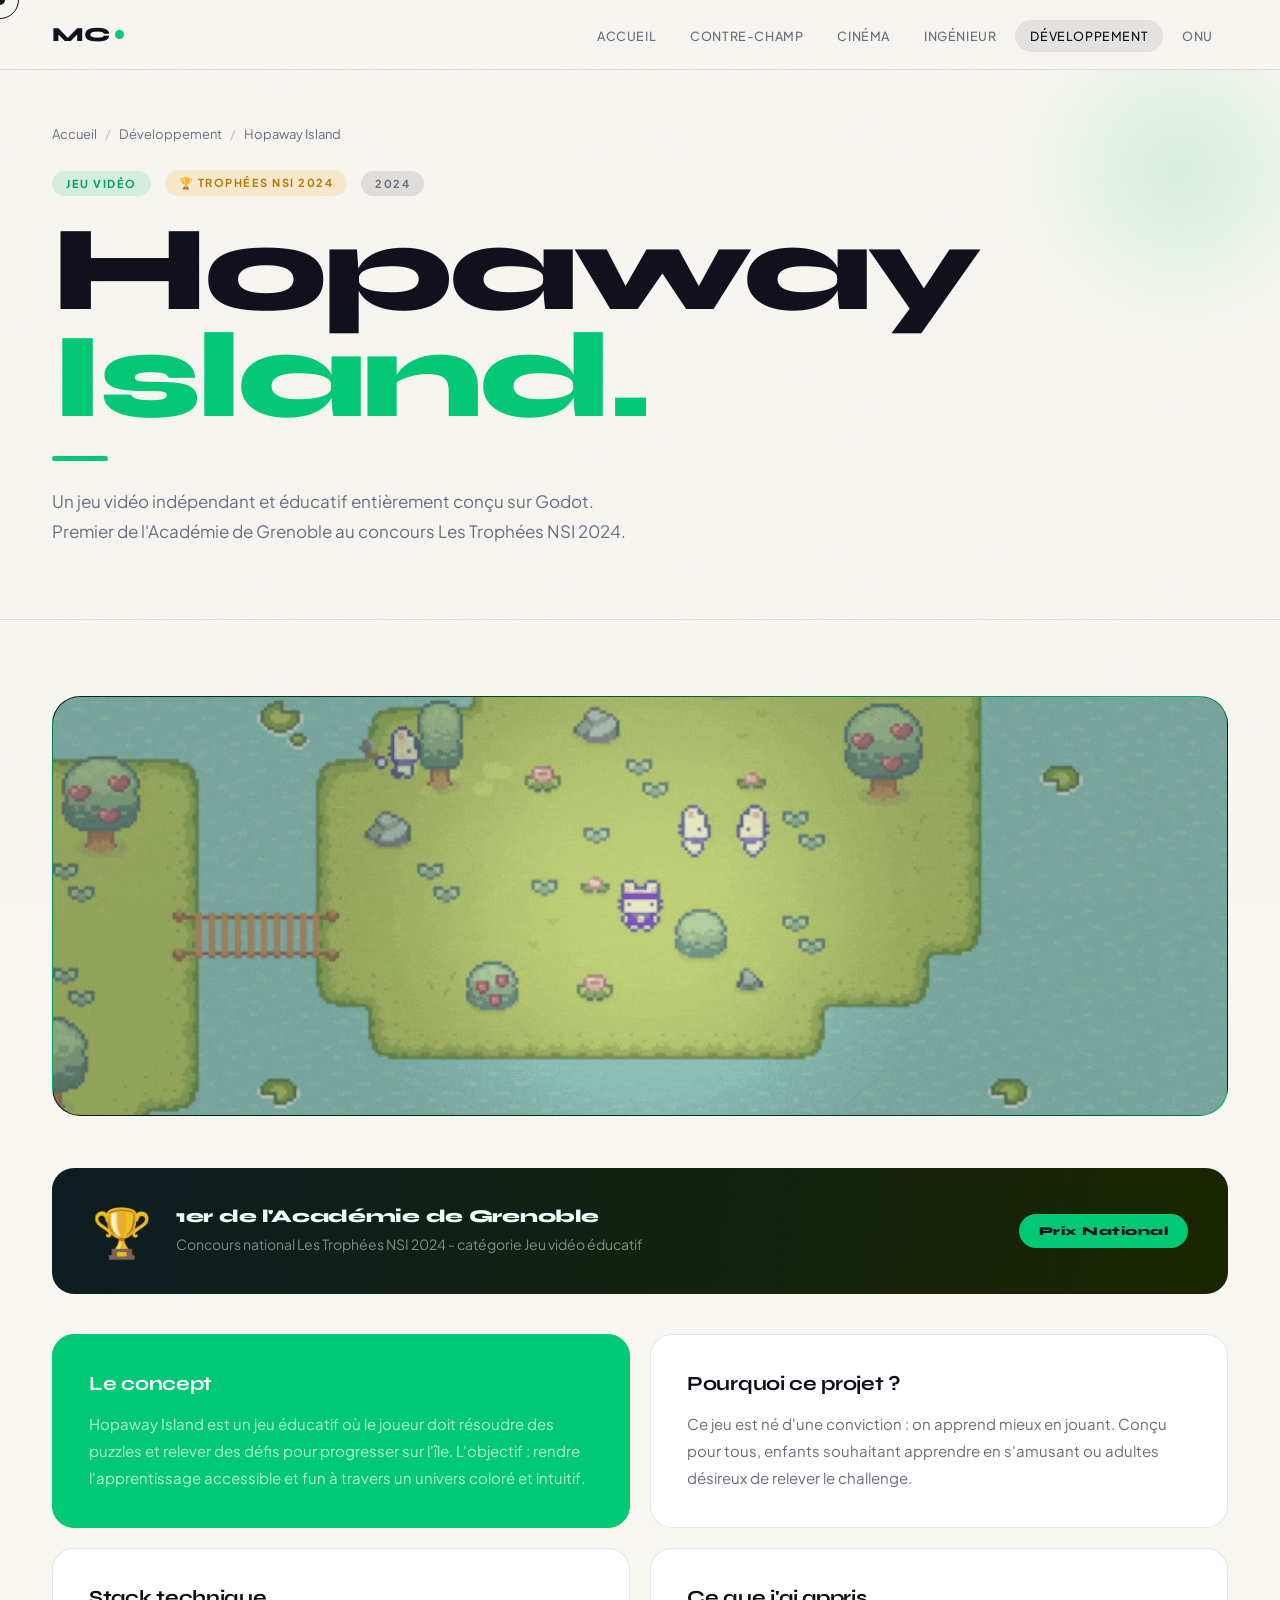
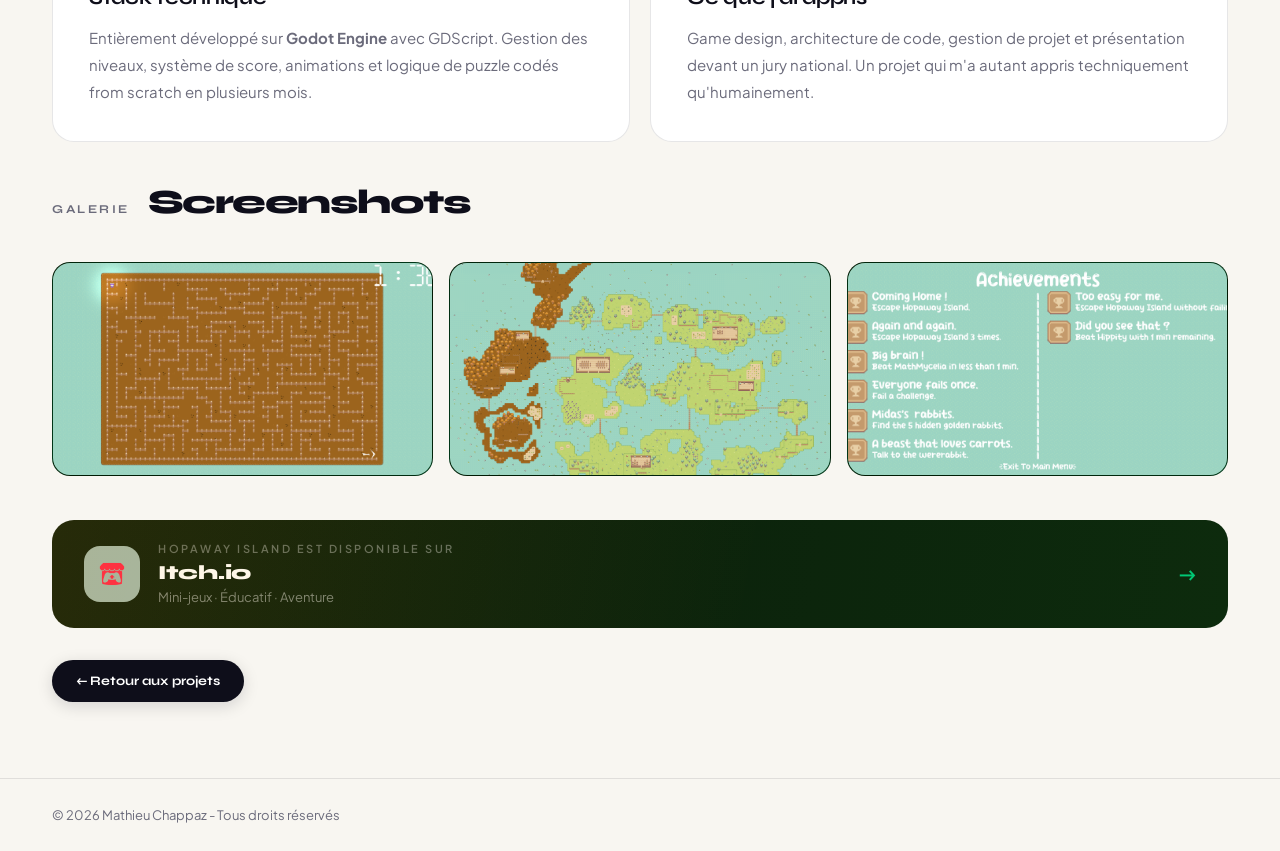
<file: proj-hopaway.html>
<!DOCTYPE html>
<html lang="fr">
<head>
  <meta charset="UTF-8">
  <meta name="viewport" content="width=device-width, initial-scale=1.0">
  <title>Hopaway Island — Mathieu Chappaz</title>
  <link rel="preconnect" href="https://fonts.googleapis.com">
  <link rel="preconnect" href="https://fonts.gstatic.com" crossorigin>
  <link href="https://fonts.googleapis.com/css2?family=Syne:wght@400;500;600;700;800&family=Plus+Jakarta+Sans:ital,wght@0,300;0,400;0,500;0,600;1,300;1,400&display=swap" rel="stylesheet">
  <link rel="stylesheet" href="style-base.css">
  <style>
    :root { --current: #00C875; }
  </style>
  <script type="application/ld+json">
    {
      "@context": "https://schema.org",
      "@type": "Person",
      "url": "https://mathieuchappaz.com",
      "logo": "https://mathieuchappaz.com/Images/logo.png"
    }
  </script>
</head>
<body>
  <div class="c-dot" id="cDot"></div>
  <div class="c-ring" id="cRing"></div>

  <nav>
    <a class="nav-logo" onclick="go('home')">MC <div class="nav-logo-dot" id="navDot"></div></a>
    <ul class="nav-links">
      <li><a onclick="go('home')" id="nl-home">Accueil</a></li>
      <li><a onclick="go('contre-champ')" id="nl-cc">Contre-Champ</a></li>
      <li><a onclick="go('cinema')" id="nl-cin">Cinéma</a></li>
      <li><a onclick="go('ingenieur')" id="nl-ing">Ingénieur</a></li>
      <li><a onclick="go('dev')" id="nl-dev" class="active">Développement</a></li>
      <li><a onclick="go('onu')" id="nl-onu">ONU</a></li>
    </ul>
    <div class="nav-hamburger" id="hamburger" onclick="toggleDrawer()"><span></span><span></span><span></span></div>
  </nav>
  <div class="mobile-drawer" id="mDrawer">
    <a onclick="go('home');toggleDrawer()">Accueil</a>
    <a onclick="go('contre-champ');toggleDrawer()">Contre-Champ</a>
    <a onclick="go('cinema');toggleDrawer()">Cinéma</a>
    <a onclick="go('ingenieur');toggleDrawer()">Ingénieur</a>
    <a onclick="go('dev');toggleDrawer()">Développement</a>
    <a onclick="go('onu');toggleDrawer()">Nations Unies</a>
  </div>

  <div class="page" id="page-proj-hopaway" data-accent="hopaway">
    <section class="inner-hero"><div class="inner-hero-deco"></div><p class="breadcrumb"><span onclick="go('home')">Accueil</span><span class="sep">/</span><span onclick="go('dev')">Développement</span><span class="sep">/</span> Hopaway Island</p><div class="proj-hero-meta"><span class="proj-meta-tag type">Jeu vidéo</span><span class="proj-meta-tag award">🏆 Trophées NSI 2024</span><span class="proj-meta-tag year">2024</span></div><div class="page-big-title">Hopaway<br><span class="a">Island.</span></div><div class="accent-bar"></div><p class="page-sub">Un jeu vidéo indépendant et éducatif entièrement conçu sur Godot. Premier de l'Académie de Grenoble au concours Les Trophées NSI 2024.</p></section>
    <div class="inner-content">
      <div class="proj-main-visual reveal"><img src="Images/DEV/Hopaway Island/Hopaway.gif" alt="Hopaway Island gameplay"></div>
      <div class="award-banner reveal"><div class="award-ico">🏆</div><div class="award-text"><h4>1er de l'Académie de Grenoble</h4><p>Concours national Les Trophées NSI 2024 - catégorie Jeu vidéo éducatif</p></div><span class="award-badge">Prix National</span></div>
      <div class="cards2">
        <div class="cblock accent reveal"><h3>Le concept</h3><p>Hopaway Island est un jeu éducatif où le joueur doit résoudre des puzzles et relever des défis pour progresser sur l'île. L'objectif : rendre l'apprentissage accessible et fun à travers un univers coloré et intuitif.</p></div>
        <div class="cblock reveal"><h3>Pourquoi ce projet ?</h3><p>Ce jeu est né d'une conviction : on apprend mieux en jouant. Conçu pour tous, enfants souhaitant apprendre en s'amusant ou adultes désireux de relever le challenge.</p></div>
        <div class="cblock reveal"><h3>Stack technique</h3><p>Entièrement développé sur <strong>Godot Engine</strong> avec GDScript. Gestion des niveaux, système de score, animations et logique de puzzle codés from scratch en plusieurs mois.</p></div>
        <div class="cblock reveal"><h3>Ce que j'ai appris</h3><p>Game design, architecture de code, gestion de projet et présentation devant un jury national. Un projet qui m'a autant appris techniquement qu'humainement.</p></div>
      </div>
      <div class="section-head" style="margin-bottom:24px;"><span class="s-num">Galerie</span><h2 class="s-title" style="font-size:clamp(22px,2.8vw,34px);">Screenshots</h2></div>
      <div class="proj-screens reveal">
        <div class="proj-screen"><img src="Images/DEV/Hopaway Island/Level.png" alt="Level"></div>
        <div class="proj-screen"><img src="Images/DEV/Hopaway Island/Map.png" alt="Map"></div>
        <div class="proj-screen"><img src="Images/DEV/Hopaway Island/Success.png" alt="Success"></div>
      </div>
      <div class="yt-channel-wrap reveal">
        <a href="https://mathieuchppz.itch.io/hopaway-island" target="_blank" rel="noopener" class="yt-channel-btn" style="background:linear-gradient(100deg,#0a1a0a,#0d2b0d);">
          <div class="yt-icon-wrap" style="background:#9fb7ad;"><img src="Images/DEV/Itch.io_logo.png" alt="Itch.io" style="width:26px;height:26px;object-fit:contain;"></div>
          <div class="yt-channel-info"><p>Hopaway Island est disponible sur</p><h3>Itch.io</h3><span class="yt-channel-sub">Mini-jeux · Éducatif · Aventure</span></div>
          <span class="yt-arrow" style="color:#00C875;">→</span>
        </a>
      </div>
      <div style="margin-top:16px;" class="reveal"><span class="back-btn" onclick="go('dev')">← Retour aux projets</span></div>
    </div>
    <footer><p>© 2026 Mathieu Chappaz - Tous droits réservés</p></footer>
  </div>

  <script src="script-base.js"></script>
</body>
</html>
</file>
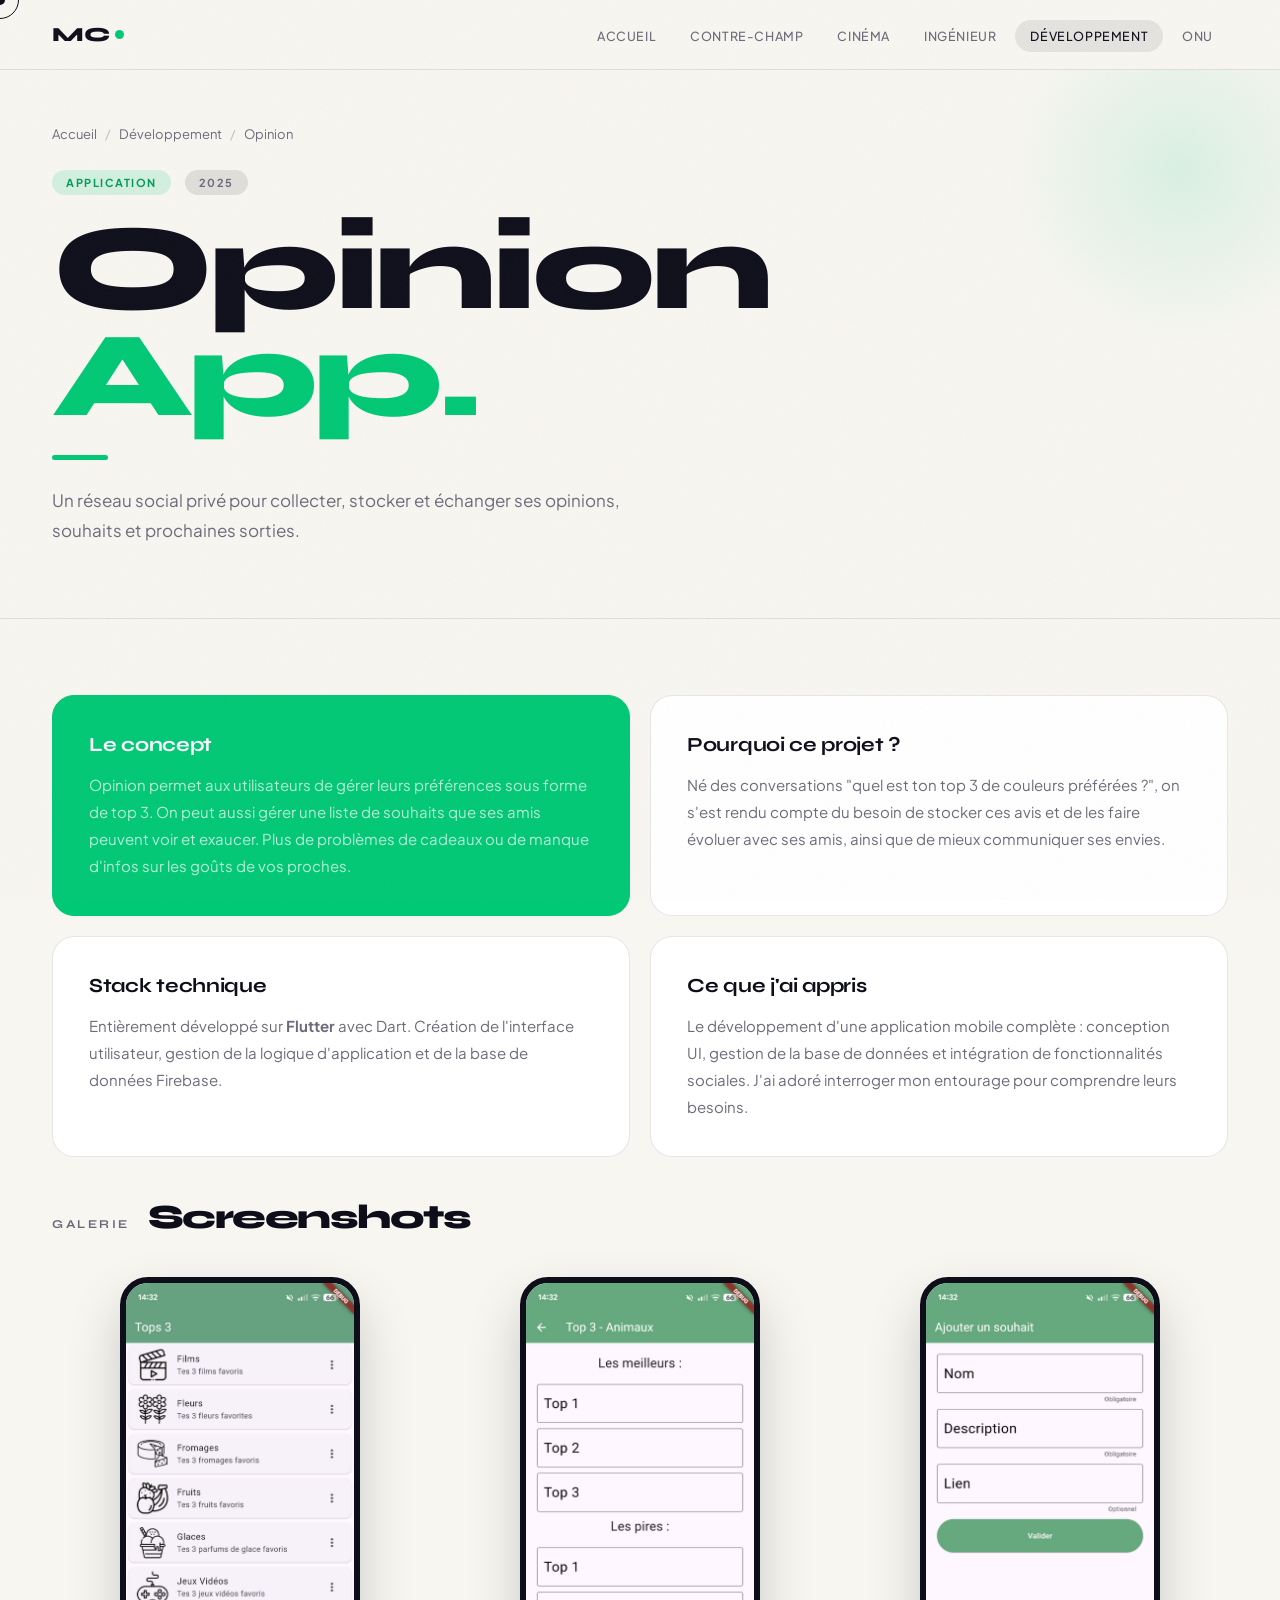
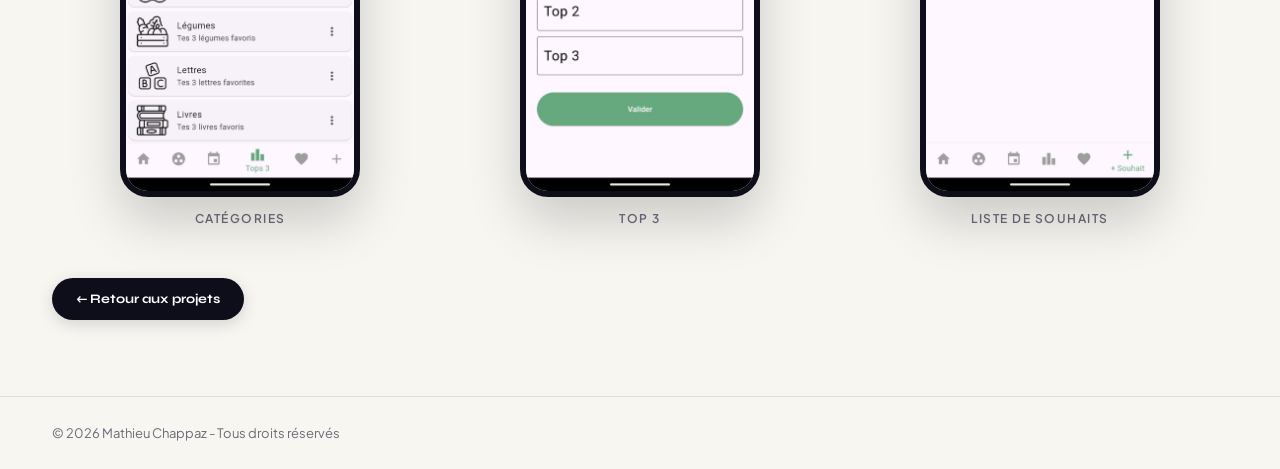
<file: proj-opinion.html>
<!DOCTYPE html>
<html lang="fr">
<head>
  <meta charset="UTF-8">
  <meta name="viewport" content="width=device-width, initial-scale=1.0">
  <title>Opinion — Mathieu Chappaz</title>
  <link rel="preconnect" href="https://fonts.googleapis.com">
  <link rel="preconnect" href="https://fonts.gstatic.com" crossorigin>
  <link href="https://fonts.googleapis.com/css2?family=Syne:wght@400;500;600;700;800&family=Plus+Jakarta+Sans:ital,wght@0,300;0,400;0,500;0,600;1,300;1,400&display=swap" rel="stylesheet">
  <link rel="stylesheet" href="style-base.css">
  <style>
    :root { --current: #00C875; }
  </style>
  <script type="application/ld+json">
    {
      "@context": "https://schema.org",
      "@type": "Person",
      "url": "https://mathieuchappaz.com",
      "logo": "https://mathieuchappaz.com/Images/logo.png"
    }
  </script>
</head>
<body>
  <div class="c-dot" id="cDot"></div>
  <div class="c-ring" id="cRing"></div>

  <nav>
    <a class="nav-logo" onclick="go('home')">MC <div class="nav-logo-dot" id="navDot"></div></a>
    <ul class="nav-links">
      <li><a onclick="go('home')" id="nl-home">Accueil</a></li>
      <li><a onclick="go('contre-champ')" id="nl-cc">Contre-Champ</a></li>
      <li><a onclick="go('cinema')" id="nl-cin">Cinéma</a></li>
      <li><a onclick="go('ingenieur')" id="nl-ing">Ingénieur</a></li>
      <li><a onclick="go('dev')" id="nl-dev" class="active">Développement</a></li>
      <li><a onclick="go('onu')" id="nl-onu">ONU</a></li>
    </ul>
    <div class="nav-hamburger" id="hamburger" onclick="toggleDrawer()"><span></span><span></span><span></span></div>
  </nav>
  <div class="mobile-drawer" id="mDrawer">
    <a onclick="go('home');toggleDrawer()">Accueil</a>
    <a onclick="go('contre-champ');toggleDrawer()">Contre-Champ</a>
    <a onclick="go('cinema');toggleDrawer()">Cinéma</a>
    <a onclick="go('ingenieur');toggleDrawer()">Ingénieur</a>
    <a onclick="go('dev');toggleDrawer()">Développement</a>
    <a onclick="go('onu');toggleDrawer()">Nations Unies</a>
  </div>

  <div class="page" id="page-proj-opinion" data-accent="opinion">
    <section class="inner-hero"><div class="inner-hero-deco"></div><p class="breadcrumb"><span onclick="go('home')">Accueil</span><span class="sep">/</span><span onclick="go('dev')">Développement</span><span class="sep">/</span> Opinion</p><div class="proj-hero-meta"><span class="proj-meta-tag type">Application</span><span class="proj-meta-tag year">2025</span></div><div class="page-big-title">Opinion<br><span class="a">App.</span></div><div class="accent-bar"></div><p class="page-sub">Un réseau social privé pour collecter, stocker et échanger ses opinions, souhaits et prochaines sorties.</p></section>
    <div class="inner-content">
      <div class="cards2">
        <div class="cblock accent reveal"><h3>Le concept</h3><p>Opinion permet aux utilisateurs de gérer leurs préférences sous forme de top 3. On peut aussi gérer une liste de souhaits que ses amis peuvent voir et exaucer. Plus de problèmes de cadeaux ou de manque d'infos sur les goûts de vos proches.</p></div>
        <div class="cblock reveal"><h3>Pourquoi ce projet ?</h3><p>Né des conversations "quel est ton top 3 de couleurs préférées ?", on s'est rendu compte du besoin de stocker ces avis et de les faire évoluer avec ses amis, ainsi que de mieux communiquer ses envies.</p></div>
        <div class="cblock reveal"><h3>Stack technique</h3><p>Entièrement développé sur <strong>Flutter</strong> avec Dart. Création de l'interface utilisateur, gestion de la logique d'application et de la base de données Firebase.</p></div>
        <div class="cblock reveal"><h3>Ce que j'ai appris</h3><p>Le développement d'une application mobile complète : conception UI, gestion de la base de données et intégration de fonctionnalités sociales. J'ai adoré interroger mon entourage pour comprendre leurs besoins.</p></div>
      </div>
      <div class="section-head" style="margin-bottom:24px;"><span class="s-num">Galerie</span><h2 class="s-title" style="font-size:clamp(22px,2.8vw,34px);">Screenshots</h2></div>
      <div class="proj-screens reveal" style="grid-template-columns:repeat(3,1fr); gap:24px; align-items:start;">
        <div style="display:flex;flex-direction:column;align-items:center;gap:14px;"><div style="width:100%;max-width:240px;aspect-ratio:9/19.5;border-radius:28px;overflow:hidden;border:6px solid var(--dark);box-shadow:0 24px 52px rgba(0,0,0,.18);position:relative;"><img src="Images/DEV/Opinion/Tops.jpeg" alt="Opinion tops" style="width:100%;height:100%;object-fit:cover;display:block;"></div><p style="font-size:12px;font-weight:600;letter-spacing:1.5px;text-transform:uppercase;color:var(--muted);">Catégories</p></div>
        <div style="display:flex;flex-direction:column;align-items:center;gap:14px;"><div style="width:100%;max-width:240px;aspect-ratio:9/19.5;border-radius:28px;overflow:hidden;border:6px solid var(--dark);box-shadow:0 24px 52px rgba(0,0,0,.18);position:relative;"><img src="Images/DEV/Opinion/Animaux.jpeg" alt="Opinion animaux" style="width:100%;height:100%;object-fit:cover;display:block;"></div><p style="font-size:12px;font-weight:600;letter-spacing:1.5px;text-transform:uppercase;color:var(--muted);">Top 3</p></div>
        <div style="display:flex;flex-direction:column;align-items:center;gap:14px;"><div style="width:100%;max-width:240px;aspect-ratio:9/19.5;border-radius:28px;overflow:hidden;border:6px solid var(--dark);box-shadow:0 24px 52px rgba(0,0,0,.18);position:relative;"><img src="Images/DEV/Opinion/Wishes.jpeg" alt="Opinion Wishes" style="width:100%;height:100%;object-fit:cover;display:block;"></div><p style="font-size:12px;font-weight:600;letter-spacing:1.5px;text-transform:uppercase;color:var(--muted);">Liste de souhaits</p></div>
      </div>
      <div style="margin-top:40px;" class="reveal"><span class="back-btn" onclick="go('dev')">← Retour aux projets</span></div>
    </div>
    <footer><p>© 2026 Mathieu Chappaz - Tous droits réservés</p></footer>
  </div>

  <script src="script-base.js"></script>
</body>
</html>
</file>
<file: style-base.css>
:root {
      --bg:        #F8F6F1;
      --dark:      #0E0E1A;
      --text:      #1A1A2E;
      --muted:     #6B6B7B;
      --border:    rgba(14,14,26,0.1);
      --onu:       #0055B3;
      --ing:       #8E4585;
      --cinema:    #F5A300;
      --dev:       #00C875;
      --cc:        #C10206;
      --nav-h:     70px;
      --ff-d:      'Syne', sans-serif;
      --ff-b:      'Plus Jakarta Sans', sans-serif;
      --current:   #FF4535;
      --cursor-col:#0E0E1A;
    }
    *, *::before, *::after { margin:0; padding:0; box-sizing:border-box; }
    html { scroll-behavior:smooth; }
    body { background:var(--bg); color:var(--text); font-family:var(--ff-b); cursor:none; overflow-x:hidden; -webkit-font-smoothing:antialiased; }
    body::after { content:''; position:fixed; inset:0; background-image:url("data:image/svg+xml,%3Csvg xmlns='http://www.w3.org/2000/svg' width='300' height='300'%3E%3Cfilter id='n'%3E%3CfeTurbulence type='fractalNoise' baseFrequency='0.75' numOctaves='4'/%3E%3C/filter%3E%3Crect width='300' height='300' filter='url(%23n)' opacity='0.04'/%3E%3C/svg%3E"); pointer-events:none; z-index:9000; }

    /* CURSOR — uses --cursor-col so it can be changed per page */
    .c-dot  { position:fixed; width:10px; height:10px; background:var(--cursor-col); border-radius:50%; pointer-events:none; z-index:9999; transform:translate(-50%,-50%); transition:transform .2s, background .3s; mix-blend-mode:multiply; }
    .c-ring { position:fixed; width:38px; height:38px; border:1.5px solid var(--cursor-col); border-radius:50%; pointer-events:none; z-index:9998; transform:translate(-50%,-50%); mix-blend-mode:multiply; transition:border-color .3s; }

    /* NAV */
    nav { position:fixed; top:0; left:0; right:0; height:var(--nav-h); display:flex; align-items:center; justify-content:space-between; padding:0 52px; background:rgba(248,246,241,.88); backdrop-filter:blur(14px); border-bottom:1px solid var(--border); z-index:1000; }
    .nav-logo { font-family:var(--ff-d); font-size:20px; font-weight:800; letter-spacing:-.5px; color:var(--dark); display:flex; align-items:center; gap:6px; text-decoration:none; cursor:pointer; }
    .nav-logo-dot { width:9px; height:9px; border-radius:50%; background:var(--current); transition:background .4s; }
    .nav-links { display:flex; gap:4px; list-style:none; }
    .nav-links a { font-size:12.5px; font-weight:500; letter-spacing:.6px; text-transform:uppercase; color:var(--muted); padding:8px 15px; border-radius:100px; cursor:pointer; transition:all .25s; text-decoration:none; }
    .nav-links a:hover { color:var(--dark); background:rgba(14,14,26,.07); }
    .nav-links a.active { color:var(--dark); background:rgba(14,14,26,.08); }
    .nav-hamburger { display:none; flex-direction:column; gap:5px; cursor:pointer; padding:8px; }
    .nav-hamburger span { display:block; width:22px; height:2px; background:var(--dark); border-radius:2px; transition:.3s; }
    .mobile-drawer { display:none; position:fixed; top:var(--nav-h); left:0; right:0; background:var(--bg); border-bottom:1px solid var(--border); z-index:999; flex-direction:column; padding:16px; }
    .mobile-drawer.open { display:flex; }
    .mobile-drawer a { font-size:15px; font-weight:600; color:var(--text); padding:14px 16px; border-radius:12px; text-decoration:none; transition:background .2s; cursor:pointer; }
    .mobile-drawer a:hover { background:rgba(14,14,26,.06); }

    /* Remove blur on ONU texts pages (PC + mobile) */
    /* PAGE SYSTEM */
    .page { min-height:100vh; padding-top:var(--nav-h); animation:pageIn .5s cubic-bezier(.16,1,.3,1); }
    @keyframes pageIn { from{opacity:0;transform:translateY(16px)} to{opacity:1;transform:translateY(0)} }

    /* HERO */
    .hero { min-height:calc(100vh - var(--nav-h)); padding:52px 52px 48px; display:flex; flex-direction:column; justify-content:center; position:relative; overflow:hidden; }
    .hero-kicker { font-size:12px; font-weight:600; letter-spacing:3.5px; text-transform:uppercase; color:var(--muted); margin-bottom:28px; opacity:0; animation:revealUp .6s ease forwards .2s; }
    .hero-name { font-family:var(--ff-d); font-weight:800; letter-spacing:-5px; line-height:.88; }
    .hero-name .ln { display:block; overflow:hidden; }
    .hero-name .ln span { display:block; font-size:clamp(72px,12.5vw,196px); opacity:0; transform:translateY(90px); }
    .hero-name .ln:nth-child(1) span { animation:slideUp .85s cubic-bezier(.16,1,.3,1) forwards .3s; }
    .hero-name .ln:nth-child(2) span { animation:slideUp .85s cubic-bezier(.16,1,.3,1) forwards .48s; color:transparent; -webkit-text-stroke:2.5px var(--dark); }
    .hero-bottom { margin-top:36px; display:flex; align-items:flex-end; justify-content:space-between; gap:24px; opacity:0; animation:revealUp .7s ease forwards .85s; }
    .hero-tagline { font-family:var(--ff-d); font-size:clamp(18px,2.2vw,28px); font-weight:600; color:var(--dark); letter-spacing:-.5px; max-width:440px; line-height:1.25; }
    .hero-scroll { position:absolute; right:52px; bottom:44px; display:flex; flex-direction:column; align-items:center; gap:10px; opacity:0; animation:revealUp .6s ease forwards 1.2s; }
    .hero-scroll span { font-size:10px; letter-spacing:3px; text-transform:uppercase; color:var(--muted); writing-mode:vertical-rl; }
    .hero-scroll-line { width:1px; height:52px; background:linear-gradient(to bottom, var(--muted), transparent); }
    .hero-blob { position:absolute; right:-180px; top:50%; width:520px; height:520px; border-radius:50%; background:radial-gradient(circle, rgba(245,163,0,.14) 0%, transparent 70%); transform:translateY(-50%); pointer-events:none; }

    /* DOMAINS */
    .section-domains { padding:80px 52px; }
    .section-head { display:flex; align-items:baseline; gap:18px; margin-bottom:44px; }
    .s-num { font-family:var(--ff-d); font-size:12px; font-weight:700; letter-spacing:2.5px; text-transform:uppercase; color:var(--muted); }
    .s-title { font-family:var(--ff-d); font-size:clamp(28px,3.5vw,48px); font-weight:800; letter-spacing:-1.5px; color:var(--dark); }
    .domains-grid { display:grid; grid-template-columns:1.35fr 1fr 1fr 1.35fr; grid-template-rows:260px 370px 260px; gap:14px; }
    .dcard { border-radius:22px; padding:32px 36px; overflow:hidden; position:relative; cursor:pointer; display:flex; flex-direction:column; transition:transform .45s cubic-bezier(.16,1,.3,1), box-shadow .45s; }
    .dcard:hover { transform:scale(.975) translateY(-6px); box-shadow:0 28px 60px rgba(0,0,0,.12); }
    .dcard::before { content:''; position:absolute; inset:0; background:linear-gradient(145deg, rgba(255,255,255,.18) 0%, transparent 55%); pointer-events:none; }
    .dcard.cc  { background:var(--cc); grid-column:1/5; grid-row:1; flex-direction:row; align-items:center; padding:26px 40px; }
    .dcard.ing { background:var(--ing); grid-column:2/4; grid-row:2; }
    .dcard.cin { background:var(--cinema); grid-column:1; grid-row:2/4; }
    .dcard.dev { background:var(--dev); grid-column:2/4; grid-row:3; }
    .dcard.onu { background:var(--onu); grid-column:4; grid-row:2/4; }
    .dcard-idx { font-family:var(--ff-d); font-size:11px; font-weight:700; letter-spacing:2px; color:rgba(255,255,255,.45); margin-bottom:auto; }
    .dcard-body { display:flex; flex-direction:column; }
    .dcard-ico { font-size:38px; line-height:1; margin-bottom:14px; }
    .dcard-title { font-family:var(--ff-d); font-size:26px; font-weight:800; color:#fff; letter-spacing:-.5px; line-height:1.1; margin-bottom:10px; }
    .dcard-desc { font-size:13.5px; line-height:1.65; color:rgba(255,255,255,.7); max-width:300px; margin-bottom:22px; }
    .dcard-cta { display:inline-flex; align-items:center; gap:8px; font-size:12px; font-weight:700; letter-spacing:1.5px; text-transform:uppercase; color:#fff; border-bottom:1.5px solid rgba(255,255,255,.35); padding-bottom:4px; transition:gap .25s; }
    .dcard:hover .dcard-cta { gap:16px; }
    /* variante horizontale pleine largeur (Contre-Champ) */
    .dcard.cc .dcard-idx { margin-bottom:0; margin-right:28px; flex-shrink:0; }
    .dcard.cc .dcard-body { flex-direction:row; align-items:center; gap:24px; width:100%; }
    .dcard.cc .dcard-ico { margin-bottom:0; font-size:40px; flex-shrink:0; }
    .dcard.cc .dcard-text { flex:1; min-width:0; }
    .dcard.cc .dcard-title { margin-bottom:6px; font-size:23px; }
    .dcard.cc .dcard-desc { margin-bottom:0; max-width:560px; }
    .dcard.cc .dcard-cta { flex-shrink:0; margin-left:16px; }

    /* ABOUT — photo agrandie */
    .section-about { padding:100px 52px; display:grid; grid-template-columns:auto 1.1fr; gap:72px; align-items:center; }
    .about-photo-wrap { position:relative; flex-shrink:0; }
    .about-photo {
      width:480px; height:620px;
      border-radius:28px;
      background:linear-gradient(160deg, rgba(255,69,53,.07) 0%, rgba(0,85,179,.07) 50%, rgba(245,163,0,.07) 100%);
      border:1.5px solid var(--border);
      display:flex; flex-direction:column; align-items:center; justify-content:center;
      font-size:72px; gap:12px; overflow:hidden; position:relative;
    }
    .about-photo img { width:100%; height:100%; object-fit:cover; display:block; }
    .about-photo-hint { font-size:12px; color:var(--muted); font-style:italic; }
    .about-pills { position:absolute; right:-20px; top:36px; display:flex; flex-direction:column; gap:10px; }
    .pill { background:var(--dark); color:#fff; padding:11px 18px; border-radius:100px; font-size:13px; font-weight:500; white-space:nowrap; display:flex; align-items:center; gap:8px; box-shadow:0 6px 20px rgba(14,14,26,.18); }
    .pill strong { font-family:var(--ff-d); font-size:16px; font-weight:800; }
    .about-label { font-size:11px; font-weight:700; letter-spacing:3.5px; text-transform:uppercase; color:var(--muted); margin-bottom:14px; }
    .about-heading { font-family:var(--ff-d); font-size:clamp(34px,3.8vw,52px); font-weight:800; letter-spacing:-2px; line-height:1.02; color:var(--dark); margin-bottom:22px; }
    .about-heading em { font-style:italic; color:#FF4535; }
    .about-body { font-size:15.5px; line-height:1.85; color:var(--muted); margin-bottom:30px; }
    .tags-row { display:flex; flex-wrap:wrap; gap:9px; }
    .tag { padding:7px 15px; border-radius:100px; border:1.5px solid var(--border); font-size:13px; font-weight:500; color:var(--text); cursor:default; transition:all .25s; }
    .tag:hover { border-color:var(--dark); background:var(--dark); color:#fff; }

    /* CONTACT */
    .section-contact { margin:20px 52px 80px; background:var(--dark); border-radius:30px; padding:76px 72px; display:flex; align-items:center; justify-content:space-between; gap:48px; position:relative; overflow:hidden; }
    .contact-glow1 { position:absolute; right:-100px; top:-120px; width:420px; height:420px; border-radius:50%; background:radial-gradient(circle, var(--onu), transparent 70%); opacity:.28; pointer-events:none; }
    .contact-glow2 { position:absolute; left:180px; bottom:-100px; width:320px; height:320px; border-radius:50%; background:radial-gradient(circle, var(--cinema), transparent 70%); opacity:.2; pointer-events:none; }
    .contact-copy { position:relative; z-index:1; }
    .contact-copy h2 { font-family:var(--ff-d); font-size:clamp(40px,5.5vw,76px); font-weight:800; letter-spacing:-3px; color:#fff; line-height:.92; margin-bottom:18px; }
    .contact-copy p { font-size:15.5px; color:rgba(255,255,255,.5); max-width:360px; line-height:1.75; }
    .contact-btn-wrap { flex-shrink:0; z-index:1; }
    .contact-btn { display:inline-flex; align-items:center; gap:14px; background:#fff; color:var(--dark); padding:18px 30px; border-radius:100px; font-family:var(--ff-d); font-size:17px; font-weight:700; letter-spacing:-.3px; text-decoration:none; transition:all .3s; box-shadow:0 8px 32px rgba(0,0,0,.2); }
    .contact-btn:hover { background:var(--dev); transform:scale(1.04); }
    .contact-btn-icon { width:34px; height:34px; background:var(--dark); border-radius:50%; display:flex; align-items:center; justify-content:center; font-size:15px; flex-shrink:0; }

    /* FOOTER */
    footer { padding:28px 52px; border-top:1px solid var(--border); display:flex; align-items:center; justify-content:space-between; }
    footer p { font-size:13px; color:var(--muted); }

    /* INNER PAGES */
    [data-accent="onu"]     { --pa: var(--onu); }
    [data-accent="ing"]     { --pa: var(--ing); }
    [data-accent="cc"]      { --pa: var(--cc); }
    [data-accent="cinema"]  { --pa: var(--cinema); }
    [data-accent="dev"]     { --pa: var(--dev); }
    [data-accent="hopaway"] { --pa: #00C875; }
    [data-accent="opinion"] { --pa: var(--dev); }
    [data-accent="texte"]   { --pa: var(--onu); }
    .inner-hero { padding:56px 52px 72px; position:relative; overflow:hidden; border-bottom:1px solid var(--border); }
    .breadcrumb { font-size:13px; color:var(--muted); display:flex; align-items:center; gap:8px; margin-bottom:28px; }
    .breadcrumb span { cursor:pointer; transition:color .2s; }
    .breadcrumb span:hover { color:var(--dark); }
    .breadcrumb .sep { opacity:.4; }
    .page-big-title { font-family:var(--ff-d); font-weight:800; font-size:clamp(56px,9.5vw,136px); letter-spacing:-4px; line-height:.88; color:var(--dark); }
    .page-big-title .a { color:var(--pa); }
    .accent-bar { width:56px; height:5px; border-radius:100px; background:var(--pa); margin:26px 0; }
    .page-sub { font-size:17px; color:var(--muted); max-width:580px; line-height:1.75; }
    .texte-sub {
      font-size:15px;
      color:var(--muted);
      max-width:760px;
      line-height:1.8;
      letter-spacing:.1px;
    }
    .texte-sub-video-wrap {
      margin-top:18px;
      max-width:560px;
      border-radius:16px;
      overflow:hidden;
      border:1px solid var(--border);
      background:#111;
      box-shadow:0 18px 45px rgba(14,14,26,.18);
      transition:transform .35s cubic-bezier(.16,1,.3,1), box-shadow .35s;
    }
    .texte-sub-video-wrap:hover {
      transform:translateY(-4px);
      box-shadow:0 26px 58px rgba(14,14,26,.26);
    }
    .texte-sub-video {
      display:block;
      width:100%;
      height:auto;
      aspect-ratio:16/9;
      background:#000;
      cursor:pointer;
    }
    .inner-hero-deco { position:absolute; right:-80px; top:-80px; width:360px; height:360px; border-radius:50%; background:radial-gradient(circle, var(--pa), transparent 70%); opacity:.12; pointer-events:none; }
    .inner-content { padding:76px 52px; }

    /* CARDS */
    .cards2 { display:grid; grid-template-columns:1fr 1fr; gap:20px; margin-bottom:40px; }
    .cblock { background:#fff; border:1px solid var(--border); border-radius:22px; padding:36px; }
    .cblock.accent { background:var(--pa); border-color:var(--pa); }
    .cblock h3 { font-family:var(--ff-d); font-size:20px; font-weight:700; color:var(--dark); letter-spacing:-.3px; margin-bottom:14px; }
    .cblock.accent h3 { color:#fff; }
    .cblock p { font-size:15px; line-height:1.8; color:var(--muted); }
    .cblock.accent p { color:rgba(255,255,255,.72); }
    .cblock.span2 { grid-column:1/3; }

    /* TIMELINE */
    .timeline { padding-left:28px; position:relative; }
    .timeline::before { content:''; position:absolute; left:0; top:10px; bottom:0; width:2px; background:var(--border); }
    .tl-item { position:relative; margin-bottom:32px; }
    .tl-item::before { content:''; position:absolute; left:-32px; top:10px; width:10px; height:10px; border-radius:50%; background:var(--pa); border:2px solid var(--bg); }
    .tl-date { font-size:11px; font-weight:700; letter-spacing:2.5px; text-transform:uppercase; color:var(--pa); margin-bottom:5px; }
    .tl-title { font-family:var(--ff-d); font-size:18px; font-weight:700; color:var(--dark); letter-spacing:-.3px; margin-bottom:7px; }
    .tl-desc { font-size:14px; line-height:1.72; color:var(--muted); }

    /* SKILLS */
    .skills-row { display:grid; grid-template-columns:repeat(3,1fr); gap:16px; }
    .skill-tile { text-align:center; padding:28px 20px; background:var(--bg); border-radius:18px; border:1px solid var(--border); transition:transform .3s, box-shadow .3s; }
    .skill-tile:hover { transform:translateY(-6px); box-shadow:0 16px 40px rgba(0,0,0,.07); }
    .skill-tile .ico { font-size:34px; margin-bottom:12px; }
    .skill-tile p { font-family:var(--ff-d); font-size:14px; font-weight:700; color:var(--dark); }

    /* PROJECT CARDS */
    .projects-grid { display:grid; grid-template-columns:repeat(3,1fr); gap:20px; margin-bottom:48px; }
    .proj-card { border-radius:24px; overflow:hidden; background:#fff; border:1px solid var(--border); display:flex; flex-direction:column; cursor:pointer; transition:transform .4s cubic-bezier(.16,1,.3,1), box-shadow .4s; }
    .proj-card:hover { transform:translateY(-10px); box-shadow:0 32px 64px rgba(0,0,0,.1); }
    .proj-card:hover .proj-img { transform:scale(1.06); }
    .proj-card:hover .proj-arrow { transform:translateX(5px); }
    .proj-visual { width:100%; height:220px; overflow:hidden; position:relative; flex-shrink:0; }
    .proj-img { width:100%; height:100%; object-fit:cover; display:block; transition:transform .5s cubic-bezier(.16,1,.3,1); }
    .proj-visual.c-green { background:linear-gradient(135deg,#00C87522,#005C3522); }
    .proj-visual-ico { position:absolute; inset:0; display:flex; align-items:center; justify-content:center; font-size:56px; }
    .proj-badge { position:absolute; top:14px; left:14px; background:var(--dark); color:#fff; font-size:10px; font-weight:700; letter-spacing:1.5px; text-transform:uppercase; padding:5px 12px; border-radius:100px; }
    .proj-badge.award { background:var(--cinema); color:var(--dark); }
    .proj-body { padding:24px 26px 26px; display:flex; flex-direction:column; flex:1; gap:10px; }
    .proj-num { font-size:10px; font-weight:700; letter-spacing:2.5px; text-transform:uppercase; color:var(--dev); }
    .proj-body h3 { font-family:var(--ff-d); font-size:19px; font-weight:800; color:var(--dark); letter-spacing:-.4px; line-height:1.15; }
    .proj-body p { font-size:13.5px; color:var(--muted); line-height:1.7; flex:1; }
    .proj-footer { display:flex; align-items:center; justify-content:space-between; margin-top:6px; padding-top:16px; border-top:1px solid var(--border); }
    .proj-tag { display:inline-flex; align-items:center; gap:6px; padding:6px 13px; border-radius:100px; background:rgba(0,200,117,.12); color:#009B5C; font-size:11px; font-weight:700; letter-spacing:.8px; text-transform:uppercase; text-decoration:none; }
    .proj-arrow { font-size:18px; color:var(--muted); transition:transform .3s, color .3s; font-family:var(--ff-d); font-weight:700; }
    .proj-card:hover .proj-arrow { color:var(--dark); }

    /* PULL-QUOTE (citation mise en avant) */
    .pull-quote { text-align:center; max-width:740px; margin:8px auto 56px; padding:12px 24px; }
    .pull-quote p { font-family:var(--ff-d); font-size:clamp(20px,2.6vw,30px); font-weight:600; line-height:1.5; color:var(--dark); letter-spacing:-.4px; }
    .pull-quote cite { display:block; margin-top:20px; font-style:normal; font-size:11px; font-weight:700; letter-spacing:2.5px; text-transform:uppercase; color:var(--pa); }

    /* RESEARCH CARD (lien vers un travail de recherche externe) */
    .research-card { display:flex; align-items:stretch; background:#fff; border:1px solid var(--border); border-radius:24px; overflow:hidden; text-decoration:none; color:inherit; margin-bottom:48px; transition:transform .4s cubic-bezier(.16,1,.3,1), box-shadow .4s; }
    .research-card:hover { transform:translateY(-8px); box-shadow:0 28px 60px rgba(0,0,0,.1); }
    .research-card:hover .research-arrow { transform:translate(3px,-3px); }
    .research-visual { flex:0 0 220px; display:flex; align-items:center; justify-content:center; background:linear-gradient(150deg, var(--pa), var(--dark)); }
    .research-ico { font-size:56px; }
    .research-visual--logo { background:#fff; padding:28px; }
    .research-logo { max-width:100%; max-height:100%; width:auto; height:auto; object-fit:contain; }
    .research-body { flex:1; padding:32px 36px; display:flex; flex-direction:column; gap:12px; }
    .research-meta { font-size:11px; font-weight:700; letter-spacing:2px; text-transform:uppercase; color:var(--pa); }
    .research-body h3 { font-family:var(--ff-d); font-size:22px; font-weight:800; color:var(--dark); letter-spacing:-.4px; line-height:1.2; }
    .research-body p { font-size:14px; line-height:1.75; color:var(--muted); max-width:580px; }
    .research-tags { display:flex; flex-wrap:wrap; gap:8px; margin-top:2px; }
    .research-tag { font-size:11px; font-weight:700; letter-spacing:.6px; text-transform:uppercase; color:var(--pa); background:rgba(14,14,26,.06); padding:6px 12px; border-radius:100px; }
    .research-link { display:inline-flex; align-items:center; gap:8px; font-size:12.5px; font-weight:700; letter-spacing:1px; text-transform:uppercase; color:var(--dark); margin-top:auto; padding-top:10px; }
    .research-arrow { display:inline-block; transition:transform .3s; }

    /* ONU GALLERY */
    .onu-gallery { display:grid; grid-template-columns:1.6fr 1fr 1fr; grid-template-rows:260px 200px; gap:14px; margin-top:32px; }
    .onu-photo { border-radius:20px; overflow:hidden; position:relative; display:flex; align-items:flex-end; transition:transform .4s cubic-bezier(.16,1,.3,1), box-shadow .4s; }
    .onu-photo:hover { transform:scale(.975) translateY(-5px); box-shadow:0 24px 52px rgba(0,0,0,.13); }
    .onu-photo.span-col { grid-column:1; grid-row:1/3; }
    .onu-photo.top-r1 { grid-column:2; grid-row:1; }
    .onu-photo.top-r2 { grid-column:3; grid-row:1; }
    .onu-photo.bot-r1 { grid-column:2; grid-row:2; }
    .onu-photo.bot-r2 { grid-column:3; grid-row:2; }
    .onu-photo-overlay { position:absolute; inset:0; background:linear-gradient(to bottom, transparent 40%, rgba(0,0,0,.45) 100%); z-index:1; }

    /* ONU — PRIX ET DISTINCTIONS */
    .onu-award-wrap { margin-top:28px; margin-bottom:68px; max-width:980px; margin-left:auto; margin-right:auto; }
    .onu-award-card { cursor:pointer; background:#fff; border:1px solid var(--border); border-radius:24px; padding:18px; transition:transform .35s cubic-bezier(.16,1,.3,1), box-shadow .35s; box-shadow:0 10px 34px rgba(14,14,26,.08); }
    .onu-award-card:hover { transform:translateY(-6px); box-shadow:0 24px 56px rgba(14,14,26,.14); }
    .onu-award-image-wrap { position:relative; border-radius:18px; overflow:hidden; aspect-ratio:16/9; background:linear-gradient(130deg,#f4f7ff,#dfe8ff); }
    .onu-award-image { width:100%; height:100%; object-fit:cover; display:block; }
    .onu-award-image-overlay { position:absolute; inset:0; background:linear-gradient(to top, rgba(14,14,26,.42) 0%, rgba(14,14,26,.08) 55%, rgba(14,14,26,0) 100%); }
    .onu-award-zoom-hint { position:absolute; right:16px; bottom:16px; background:rgba(255,255,255,.92); color:var(--dark); font-size:10px; font-weight:700; letter-spacing:1.8px; text-transform:uppercase; padding:8px 12px; border-radius:100px; }
    .onu-award-caption { margin-top:16px; display:flex; flex-direction:column; gap:7px; }
    .onu-award-caption strong { font-family:var(--ff-d); font-size:18px; font-weight:800; color:var(--dark); letter-spacing:-.4px; }
    .onu-award-caption span { font-size:12px; letter-spacing:1.3px; text-transform:uppercase; color:var(--onu); font-weight:700; }

    .award-lightbox { position:fixed; inset:0; z-index:10020; display:grid; grid-template-columns:minmax(0,1fr) minmax(320px,440px); opacity:0; pointer-events:none; transition:opacity .26s ease; }
    .award-lightbox.open { opacity:1; pointer-events:auto; }
    .award-lightbox-backdrop { position:absolute; inset:0; background:rgba(9,12,22,.78); backdrop-filter:blur(3px); }
    .award-lightbox-media { position:relative; z-index:1; display:flex; align-items:center; justify-content:center; padding:34px; }
    .award-lightbox-media img { width:min(92vw,1200px); max-height:88vh; object-fit:contain; border-radius:20px; box-shadow:0 35px 80px rgba(0,0,0,.5); border:1px solid rgba(255,255,255,.16); }
    .award-lightbox-panel { position:relative; z-index:1; height:100%; background:linear-gradient(180deg,#ffffff 0%,#f8fafe 100%); border-left:1px solid rgba(0,85,179,.13); padding:34px 30px; overflow-y:auto; box-shadow:-10px 0 46px rgba(14,14,26,.15); }
    .award-lightbox-label { font-size:10px; font-weight:700; letter-spacing:2.2px; text-transform:uppercase; color:var(--onu); margin-bottom:14px; display:flex; align-items:center; gap:8px; }
    .award-lightbox-label::before { content:''; width:4px; height:4px; border-radius:50%; background:var(--onu); display:block; }
    .award-lightbox-title { font-family:var(--ff-d); font-size:28px; font-weight:800; letter-spacing:-.8px; color:var(--dark); line-height:1.08; margin-bottom:14px; }
    .award-lightbox-meta { font-size:11px; font-weight:700; letter-spacing:2px; text-transform:uppercase; color:var(--muted); margin-bottom:20px; }
    .award-lightbox-text { font-size:14px; line-height:1.8; color:var(--muted); }
    .award-lightbox-close { position:absolute; top:16px; right:16px; width:38px; height:38px; border-radius:50%; border:1px solid var(--border); background:#fff; color:var(--dark); display:flex; align-items:center; justify-content:center; font-size:18px; cursor:pointer; transition:transform .2s ease, box-shadow .2s ease; }
    .award-lightbox-close:hover { transform:scale(1.06); box-shadow:0 6px 20px rgba(14,14,26,.15); }

    /* CINEMA */
    .films-list { display:flex; flex-direction:column; gap:14px; }
    .film-row { background:var(--dark); border-radius:18px; padding:24px 28px; display:flex; align-items:center; gap:20px; transition:transform .3s; }
    .film-row:hover { transform:translateX(8px); }
    .film-thumb { width:52px; height:70px; border-radius:10px; flex-shrink:0; display:flex; align-items:center; justify-content:center; font-size:22px; }
    .film-thumb.c1 { background:linear-gradient(135deg,#F5A300,#FF4535); }
    .film-thumb.c2 { background:linear-gradient(135deg,#0055B3,#00C875); }
    .film-thumb.c3 { background:linear-gradient(135deg,#FF4535,#F5A300); }
    .film-info h4 { font-family:var(--ff-d); font-size:16px; font-weight:700; color:#fff; margin-bottom:5px; }
    .film-info p { font-size:13px; color:rgba(255,255,255,.5); line-height:1.6; }

    /* CHANNEL BUTTONS */
    .yt-channel-wrap { margin-top:44px; margin-bottom:20px; }
    .yt-channel-btn { display:inline-flex; align-items:center; gap:18px; background:var(--dark); border-radius:22px; padding:22px 32px; text-decoration:none; transition:transform .35s cubic-bezier(.16,1,.3,1), box-shadow .35s; position:relative; overflow:hidden; width:100%; }
    .yt-channel-btn::before { content:''; position:absolute; inset:0; background:linear-gradient(100deg, rgba(245,163,0,.12) 0%, transparent 60%); pointer-events:none; }
    .yt-channel-btn:hover { transform:translateY(-5px) scale(1.01); box-shadow:0 24px 52px rgba(14,14,26,.22); }
    .yt-channel-btn:hover .yt-arrow { transform:translateX(6px); }
    .yt-icon-wrap { width:56px; height:56px; border-radius:16px; flex-shrink:0; background:#FF0000; display:flex; align-items:center; justify-content:center; }
    .yt-icon-wrap svg { width:26px; height:26px; fill:#fff; }
    .yt-icon-wrap img { width:26px; height:26px; object-fit:contain; }
    .yt-channel-info { flex:1; }
    .yt-channel-info p { font-size:11px; font-weight:600; letter-spacing:2.5px; text-transform:uppercase; color:rgba(255,255,255,.35); margin-bottom:5px; }
    .yt-channel-info h3 { font-family:var(--ff-d); font-size:20px; font-weight:800; color:#fff; letter-spacing:-.3px; }
    .yt-channel-sub { font-size:13px; color:rgba(255,255,255,.45); margin-top:3px; }
    .yt-arrow { font-size:20px; color:var(--cinema); transition:transform .3s; flex-shrink:0; font-family:var(--ff-d); font-weight:700; }

    /* FEATURED VIDEO */
    .featured-video-wrap { display:grid; grid-template-columns:1.3fr 1fr; gap:28px; align-items:center; }
    .video-thumbnail { position:relative; border-radius:20px; overflow:hidden; aspect-ratio:16/9; cursor:pointer; display:block; text-decoration:none; background:var(--dark); box-shadow:0 16px 48px rgba(14,14,26,.18); transition:transform .4s cubic-bezier(.16,1,.3,1), box-shadow .4s; }
    .video-thumbnail:hover { transform:scale(1.025) translateY(-4px); box-shadow:0 28px 64px rgba(14,14,26,.28); }
    .video-thumbnail:hover .play-btn { transform:translate(-50%,-50%) scale(1.12); }
    .video-thumbnail:hover .thumb-overlay { opacity:.5; }
    .thumb-bg { position:absolute; inset:0; background:linear-gradient(135deg,#1a0a00,#3d1f00,#7a3d00,#F5A300); }
    .thumb-overlay { position:absolute; inset:0; background:linear-gradient(to bottom, rgba(0,0,0,.1) 0%, rgba(0,0,0,.55) 100%); transition:opacity .3s; }
    .play-btn { position:absolute; top:50%; left:50%; transform:translate(-50%,-50%); width:62px; height:62px; border-radius:50%; background:rgba(255,255,255,.95); backdrop-filter:blur(6px); display:flex; align-items:center; justify-content:center; transition:transform .35s cubic-bezier(.16,1,.3,1); box-shadow:0 8px 28px rgba(0,0,0,.3); }
    .play-btn svg { width:22px; height:22px; fill:var(--dark); margin-left:3px; }
    .video-duration { position:absolute; bottom:14px; right:14px; background:rgba(0,0,0,.75); color:#fff; font-size:11px; font-weight:600; padding:4px 9px; border-radius:7px; letter-spacing:.5px; }
    .video-info { display:flex; flex-direction:column; gap:16px; }
    .video-tag { display:inline-flex; align-items:center; gap:8px; font-size:11px; font-weight:700; letter-spacing:2.5px; text-transform:uppercase; color:var(--cinema); }
    .video-tag-dot { width:6px; height:6px; border-radius:50%; background:var(--cinema); flex-shrink:0; }
    .video-title { font-family:var(--ff-d); font-size:clamp(22px,2.8vw,34px); font-weight:800; letter-spacing:-1px; color:var(--dark); line-height:1.1; }
    .video-desc { font-size:15px; line-height:1.8; color:var(--muted); }
    .video-watch-btn { display:inline-flex; align-items:center; gap:10px; background:var(--cinema); color:var(--dark); padding:14px 26px; border-radius:100px; font-family:var(--ff-d); font-size:14px; font-weight:700; text-decoration:none; width:fit-content; transition:transform .3s, box-shadow .3s; box-shadow:0 6px 22px rgba(245,163,0,.3); }
    .video-watch-btn:hover { transform:translateY(-3px); box-shadow:0 12px 32px rgba(245,163,0,.4); }
    .video-watch-btn svg { width:16px; height:16px; fill:var(--dark); }

    /* PROJECT PAGE */
    .proj-hero-meta { display:flex; align-items:center; gap:14px; margin-bottom:20px; }
    .proj-meta-tag { padding:6px 14px; border-radius:100px; font-size:11px; font-weight:700; letter-spacing:1.5px; text-transform:uppercase; }
    .proj-meta-tag.type  { background:rgba(0,200,117,.15); color:#009B5C; }
    .proj-meta-tag.award { background:rgba(245,163,0,.15); color:#B57800; }
    .proj-meta-tag.year  { background:var(--border); color:var(--muted); }
    .proj-main-visual { width:100%; height:420px; border-radius:28px; overflow:hidden; position:relative; margin-bottom:52px; background:linear-gradient(135deg,#001a00,#003d1a,#00C875); border:1px solid var(--border); }
    .proj-main-visual img { width:100%; height:100%; object-fit:cover; display:block; }
    .proj-screens { display:grid; grid-template-columns:1fr 1fr 1fr; gap:16px; margin:40px 0; }
    .proj-screen { border-radius:18px; overflow:hidden; aspect-ratio:16/9; position:relative; background:linear-gradient(135deg,#001a00,#003d1a); border:1px solid var(--border); }
    .proj-screen img { width:100%; height:100%; object-fit:cover; display:block; }
    .award-banner { background:linear-gradient(100deg, #0E0E1A 0%, #1a2600 100%); border-radius:22px; padding:32px 40px; display:flex; align-items:center; gap:24px; margin:40px 0; position:relative; overflow:hidden; }
    .award-banner::before { content:''; position:absolute; inset:0; background:linear-gradient(100deg, rgba(0,200,117,.08), transparent); pointer-events:none; }
    .award-ico { font-size:48px; flex-shrink:0; }
    .award-text h4 { font-family:var(--ff-d); font-size:18px; font-weight:800; color:#fff; letter-spacing:-.3px; margin-bottom:6px; }
    .award-text p { font-size:14px; color:rgba(255,255,255,.5); line-height:1.6; }
    .award-badge { margin-left:auto; flex-shrink:0; background:var(--dev); color:var(--dark); font-family:var(--ff-d); font-size:12px; font-weight:800; padding:10px 20px; border-radius:100px; letter-spacing:.5px; }
    .back-btn { display:inline-flex; align-items:center; gap:10px; background:var(--dark); color:#fff; padding:13px 24px; border-radius:100px; font-family:var(--ff-d); font-size:13px; font-weight:700; text-decoration:none; cursor:pointer; margin-top:12px; transition:transform .3s, box-shadow .3s; box-shadow:0 4px 16px rgba(14,14,26,.15); }
    .back-btn:hover { transform:translateX(-4px); box-shadow:0 8px 28px rgba(14,14,26,.2); }

    /* MES TEXTES */
    .textes-list { display:flex; flex-direction:column; gap:12px; margin-top:24px; margin-bottom:60px; }
    .texte-item { background:#fff; border:1px solid var(--border); border-radius:18px; padding:22px 28px; display:flex; align-items:center; gap:20px; cursor:pointer; transition:transform .3s, box-shadow .3s; }
    .texte-item:hover { transform:translateX(8px); box-shadow:0 8px 28px rgba(0,0,0,.06); }
    .texte-item-num { font-family:var(--ff-d); font-size:28px; font-weight:800; color:rgba(0,85,179,.18); letter-spacing:-1px; flex-shrink:0; width:44px; }
    .texte-item-info { flex:1; }
    .texte-item-info h4 { font-family:var(--ff-d); font-size:16px; font-weight:700; color:var(--dark); letter-spacing:-.2px; margin-bottom:5px; }
    .texte-item-info p { font-size:13px; color:var(--muted); line-height:1.55; }
    .texte-item-date { font-size:11px; font-weight:700; letter-spacing:2px; text-transform:uppercase; color:var(--onu); flex-shrink:0; }
    .texte-item-arrow { font-size:18px; color:var(--muted); font-family:var(--ff-d); font-weight:700; flex-shrink:0; transition:transform .3s, color .3s; }
    .texte-item:hover .texte-item-arrow { transform:translateX(6px); color:var(--onu); }

    /* ═══ GENIUS TEXT PAGE — panel agrandi + scroll ═══ */
    .texte-page-layout {
      display:grid;
      grid-template-columns:1fr 500px;   /* panel élargi à 500px */
      gap:52px; align-items:start;
    }
    .texte-panel-col {
      position:sticky;
      top:calc(var(--nav-h) + 28px);
      /* hauteur max = viewport moins nav moins un peu de marge */
      max-height:calc(100vh - var(--nav-h) - 56px);
    }

    /* Le panel lui-même est scrollable */
    .texte-panel {
      background:#fff; border-radius:22px; border:1px solid var(--border);
      padding:28px;
      max-height:calc(100vh - var(--nav-h) - 56px);
      overflow-y:auto;
      opacity:0; transform:translateY(6px);
      transition:opacity .3s ease, transform .3s ease;
      pointer-events:none;
      /* scrollbar stylée */
      scrollbar-width:thin;
      scrollbar-color:rgba(0,85,179,.25) transparent;
    }
    .texte-panel::-webkit-scrollbar { width:5px; }
    .texte-panel::-webkit-scrollbar-track { background:transparent; }
    .texte-panel::-webkit-scrollbar-thumb { background:rgba(0,85,179,.25); border-radius:10px; }
    .texte-panel::-webkit-scrollbar-thumb:hover { background:rgba(0,85,179,.5); }

    .texte-panel.open { opacity:1; transform:translateY(0); pointer-events:all; }
    .texte-panel-hint { display:flex; flex-direction:column; align-items:center; justify-content:center; gap:10px; padding:32px 0; text-align:center; color:var(--muted); }
    .texte-panel-hint .hint-ico { font-size:30px; opacity:.35; }
    .texte-panel-hint p { font-size:13px; line-height:1.6; max-width:240px; }
    .texte-panel-inner { display:none; }
    .texte-panel.open .texte-panel-hint { display:none; }
    .texte-panel.open .texte-panel-inner { display:block; }

    .texte-panel-label { font-size:10px; font-weight:700; letter-spacing:2.5px; text-transform:uppercase; color:var(--onu); margin-bottom:12px; display:flex; align-items:center; gap:8px; }
    .texte-panel-label::before { content:''; display:block; width:4px; height:4px; border-radius:50%; background:var(--onu); }
    .texte-panel-title { font-family:var(--ff-d); font-size:16px; font-weight:700; color:var(--dark); letter-spacing:-.3px; margin-bottom:12px; line-height:1.2; }

    /* image dans le panel */
    .texte-panel-img {
      display:none; width:100%; border-radius:12px; margin-bottom:14px;
      object-fit:cover; max-height:200px;
    }

    .texte-panel-text { font-size:14px; line-height:1.8; color:var(--muted); }
    .texte-panel-close { margin-top:20px; padding-top:16px; border-top:1px solid var(--border); font-size:12px; color:var(--muted); cursor:pointer; transition:color .2s; display:inline-flex; align-items:center; gap:6px; font-weight:500; }
    .texte-panel-close:hover { color:var(--dark); }

    /* annotable lines */
    .annotable { cursor:pointer; padding:10px 16px; margin:4px -16px; border-radius:12px; transition:background .2s; position:relative; border-left:3px solid transparent; }
    .annotable:hover { background:rgba(0,85,179,.05); border-left-color:rgba(0,85,179,.3); }
    .annotable.active { background:rgba(0,85,179,.08); border-left-color:var(--onu); }
    .texte-body { font-size:16px; line-height:1.95; color:var(--text); }

    /* Mobile annotation overlay (drawer) */
    .panel-overlay {
      position:fixed; inset:0;
      background:rgba(14,14,26,.42);
      opacity:0; pointer-events:none;
      transition:opacity .25s ease;
      z-index:9996;
    }
    body.panel-open .panel-overlay { opacity:1; pointer-events:auto; }

    /* REVEAL */
    .reveal { opacity:0; transform:translateY(28px); transition:opacity .65s ease, transform .65s ease; }
    .reveal.visible { opacity:1; transform:translateY(0); }

    /* KEYFRAMES */
    @keyframes revealUp { from{opacity:0;transform:translateY(18px)} to{opacity:1;transform:translateY(0)} }
    @keyframes slideUp  { from{opacity:0;transform:translateY(90px)} to{opacity:1;transform:translateY(0)} }

    /* RESPONSIVE */
    @media (max-width:1200px) {
      .texte-page-layout { grid-template-columns:1fr 400px; }
    }
    @media (max-width:1100px) {
      .domains-grid { grid-template-columns:1fr 1fr; grid-template-rows:auto; }
      .dcard.ing,.dcard.cin,.dcard.dev,.dcard.onu { grid-column:auto; grid-row:auto; }
      .dcard { min-height:320px; }
      .projects-grid { grid-template-columns:1fr 1fr; }
      .texte-page-layout { grid-template-columns:1fr 340px; gap:32px; }
    }
    @media (max-width:980px) {
      .section-about { grid-template-columns:1fr; }
      .about-photo { width:100%; max-width:480px; height:500px; }
      .about-pills { display:none; }
      .proj-screens { grid-template-columns:1fr 1fr; }
      .texte-page-layout { grid-template-columns:1fr; }
      /* Mobile Genius-like drawer */
      .texte-panel-col {
        position:fixed;
        top:var(--nav-h);
        right:0;
        height:calc(100vh - var(--nav-h));
        width:min(92vw, 420px);
        max-height:none;
        z-index:9997;
        pointer-events:none;
      }
      .texte-panel {
        height:100%;
        max-height:none;
        overflow-y:auto;
        border-radius:18px 0 0 18px;
        transform:translateX(110%);
        opacity:1;
        pointer-events:auto;
        transition:transform .28s cubic-bezier(.16,1,.3,1);
      }
      .texte-panel.open { transform:translateX(0); }
      .texte-panel-hint { padding:24px 0; }
      .texte-panel-text { font-size:14px; line-height:1.75; }
      .texte-body { font-size:15.5px; line-height:1.9; }
      .annotable { padding:12px 14px; margin:6px -14px; border-radius:14px; }
    }
    @media (max-width:860px) {
      nav { padding:0 24px; }
      .nav-links { display:none; }
      .nav-hamburger { display:flex; }
      .hero { padding:40px 24px; }
      .hero-blob,.hero-scroll { display:none; }
      .hero-bottom { flex-direction:column; align-items:flex-start; gap:16px; }
      .section-domains,.inner-content { padding:60px 24px; }
      .inner-hero { padding:40px 24px 56px; }
      .section-about { padding:60px 24px; }
      .section-contact { margin:20px 24px 60px; padding:48px 32px; flex-direction:column; }
      footer { padding:24px; flex-direction:column; gap:14px; text-align:center; }
      .domains-grid,.projects-grid { grid-template-columns:1fr; }
      .dcard.ing,.dcard.cin,.dcard.dev,.dcard.onu { grid-column:1; grid-row:auto; }
      .dcard.cc { grid-column:1; grid-row:auto; flex-direction:column; align-items:flex-start; padding:32px 36px; }
      .dcard.cc .dcard-idx { margin-right:0; margin-bottom:auto; }
      .dcard.cc .dcard-body { flex-direction:column; align-items:flex-start; }
      .dcard.cc .dcard-text { margin-bottom:22px; }
      .research-card { flex-direction:column; }
      .research-visual { flex:0 0 140px; width:100%; }
      .research-body { padding:26px 24px; }
      .cards2 { grid-template-columns:1fr; }
      .cblock.span2 { grid-column:1; }
      .skills-row { grid-template-columns:1fr 1fr; }
      .onu-gallery { grid-template-columns:1fr 1fr; grid-template-rows:auto; }
      .onu-photo { min-height:160px; }
      .onu-photo.span-col,.onu-photo.top-r1,.onu-photo.top-r2,.onu-photo.bot-r1,.onu-photo.bot-r2 { grid-column:auto; grid-row:auto; }
      .featured-video-wrap { grid-template-columns:1fr; }
      .proj-screens { grid-template-columns:1fr; }
      .award-banner { flex-wrap:wrap; }
      .award-badge { margin-left:0; }
      .proj-main-visual { height:260px; }
      .texte-item { flex-wrap:wrap; gap:12px; }
      .texte-item-date { display:none; }
      .award-lightbox { grid-template-columns:1fr; }
      .award-lightbox-media { padding:22px 18px 8px; align-items:flex-start; }
      .award-lightbox-media img { width:100%; max-height:52vh; border-radius:16px; }
      .award-lightbox-panel { border-left:none; border-top:1px solid rgba(0,85,179,.12); height:auto; max-height:46vh; padding:28px 22px 24px; }
      .award-lightbox-title { font-size:24px; }
    }
    @media (max-width:520px) {
      .hero-name .ln span { letter-spacing:-3px; }
      .contact-btn { font-size:14px; padding:16px 22px; }
      .skills-row { grid-template-columns:1fr; }
      .onu-gallery { grid-template-columns:1fr; }
      .onu-award-card { padding:13px; border-radius:18px; }
      .onu-award-image-wrap { border-radius:14px; }
      .onu-award-caption strong { font-size:16px; }
      .onu-award-caption span { font-size:10px; letter-spacing:1.6px; }
      .award-lightbox-media { padding:16px 14px 6px; }
      .award-lightbox-panel { padding:24px 16px 18px; max-height:50vh; }
      .award-lightbox-title { font-size:21px; }
      .award-lightbox-text { font-size:13.5px; line-height:1.7; }
    }

    /* Disable custom cursor on touch devices */
    @media (hover: none), (pointer: coarse) {
      body { cursor:auto; }
      .c-dot, .c-ring { display:none !important; }
    }
</file>
